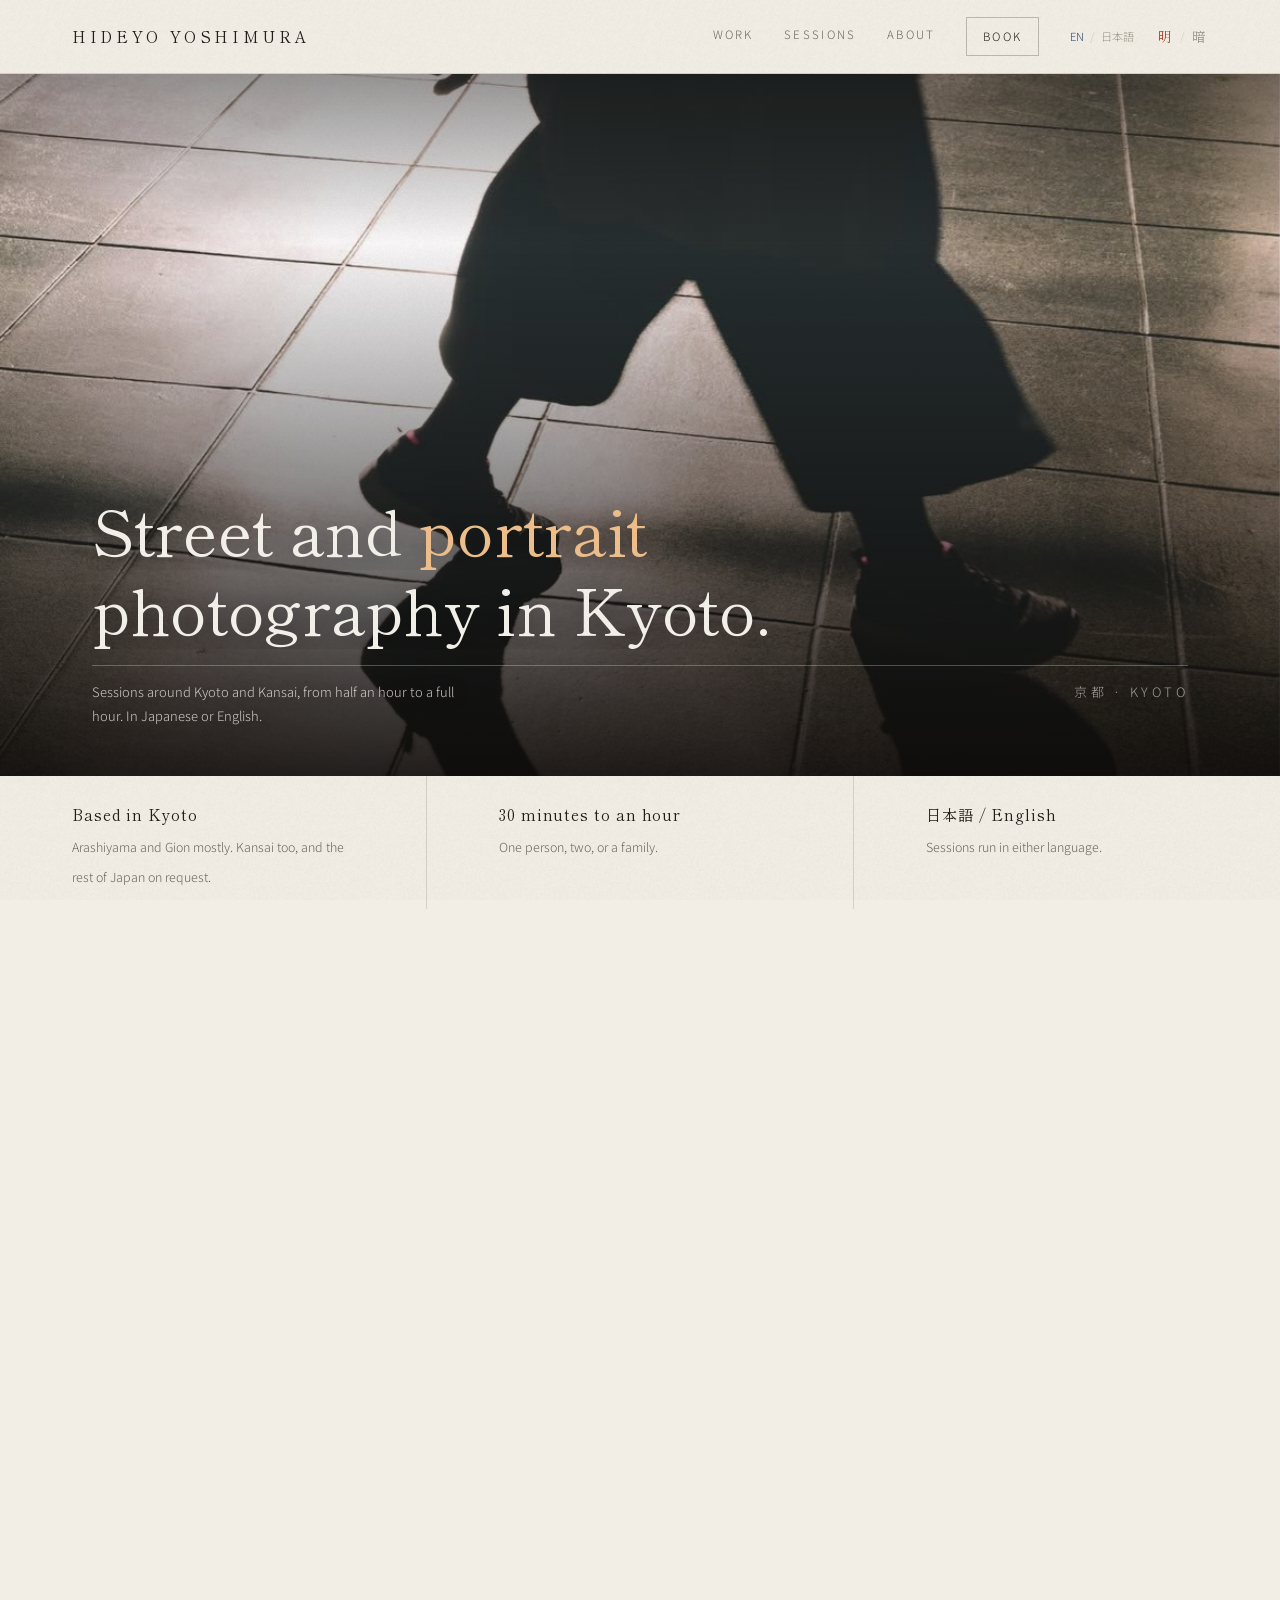
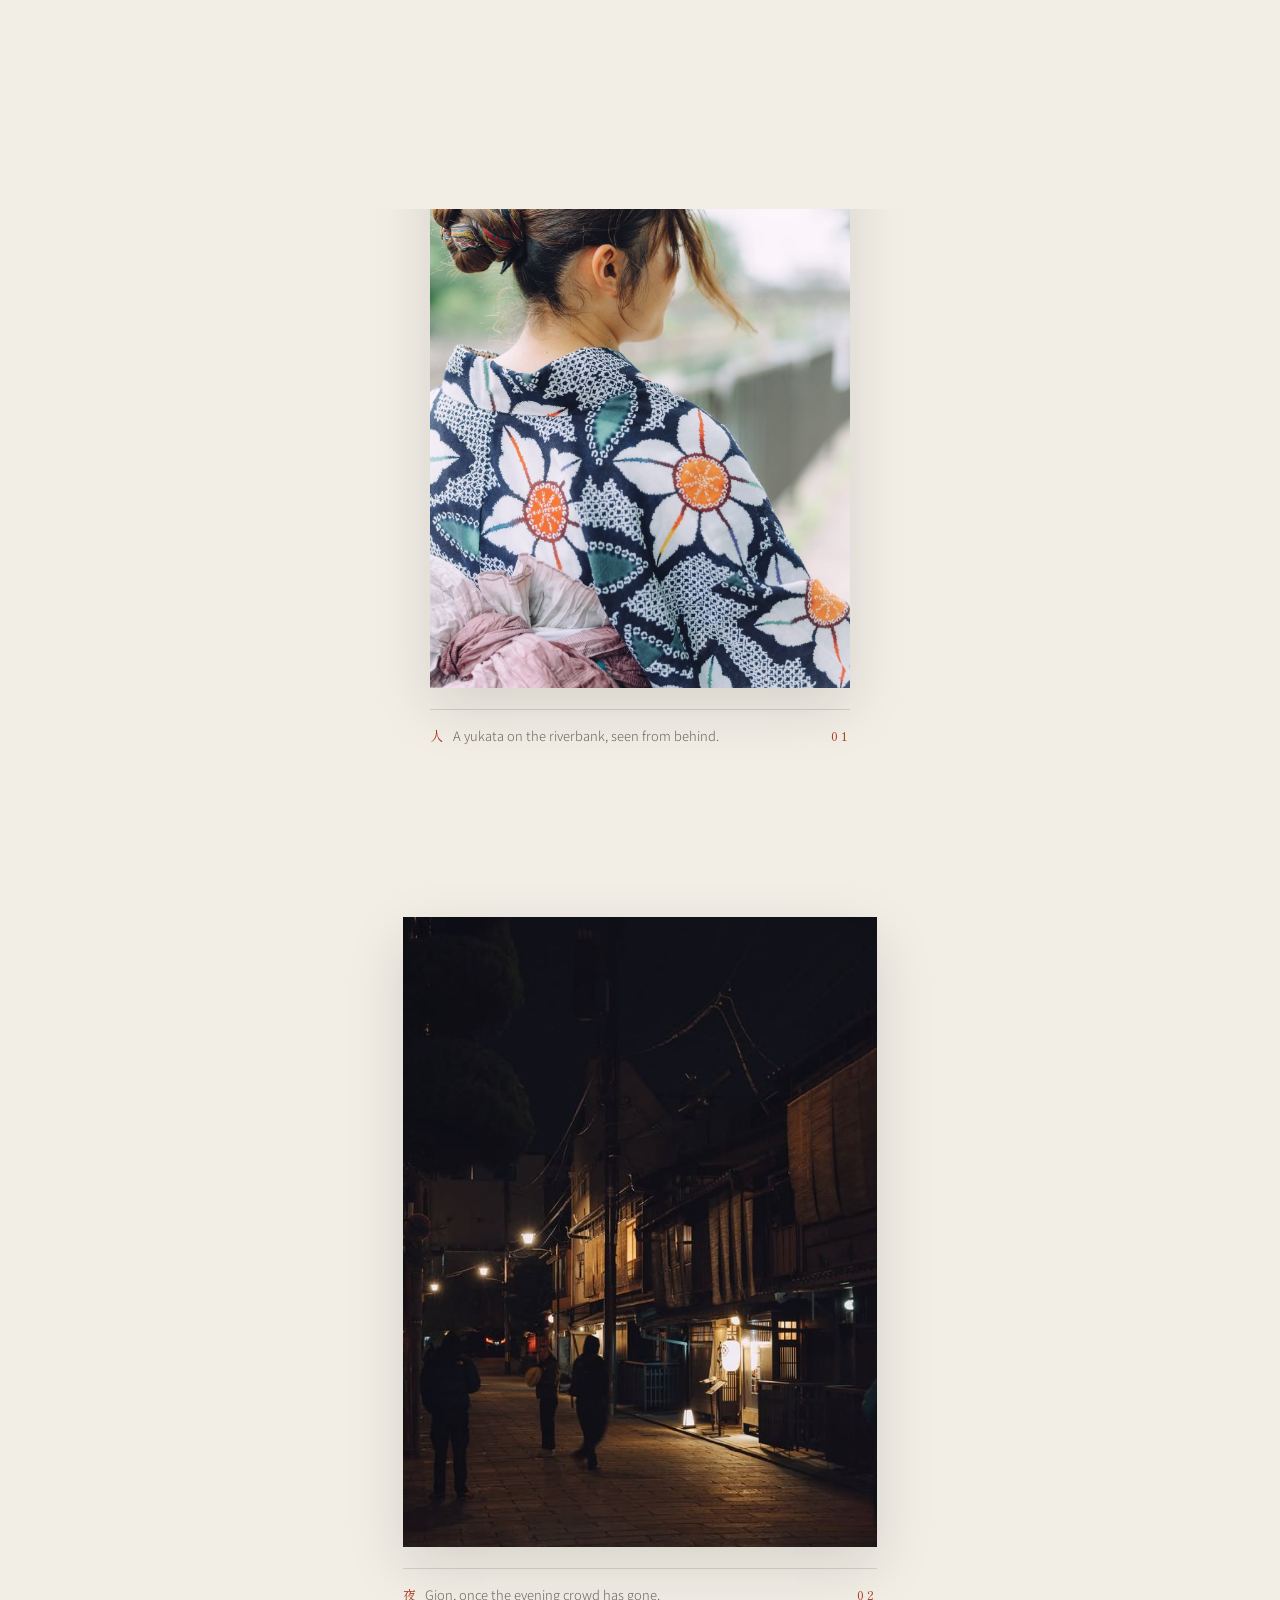
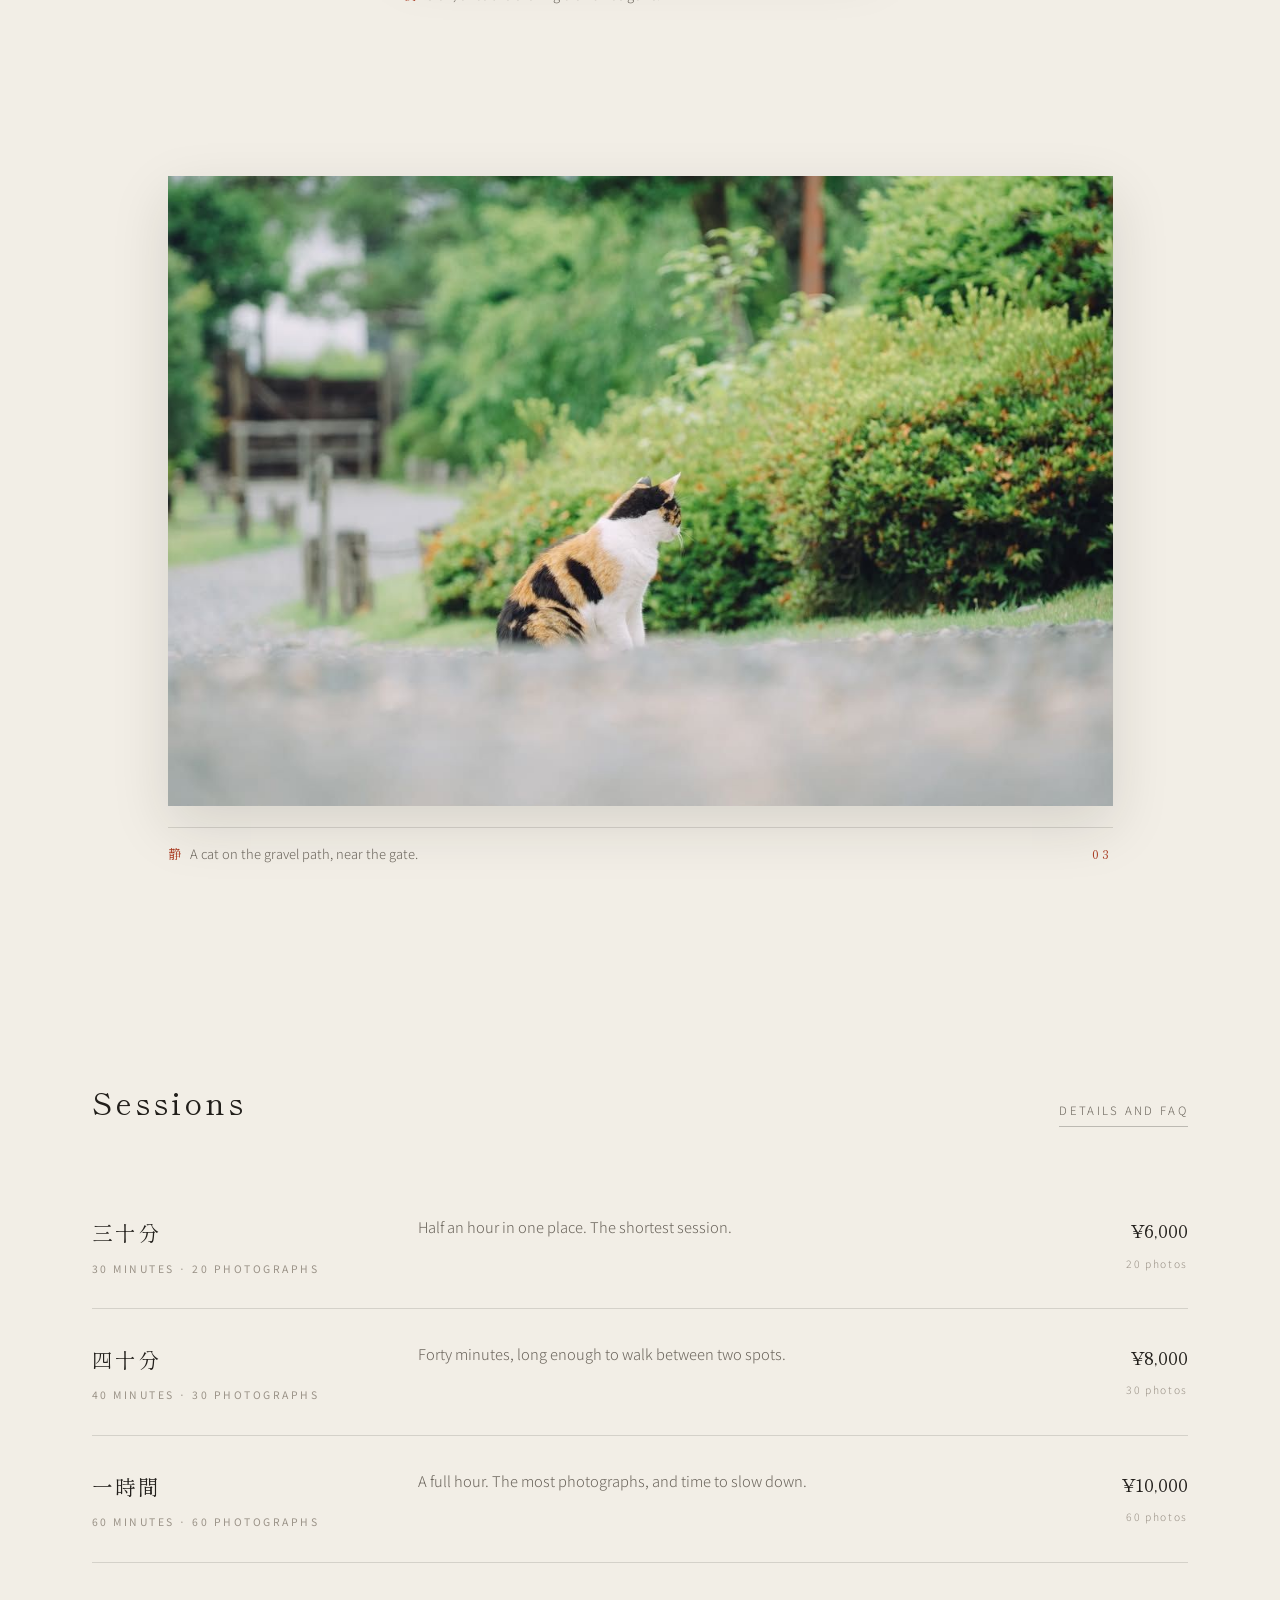
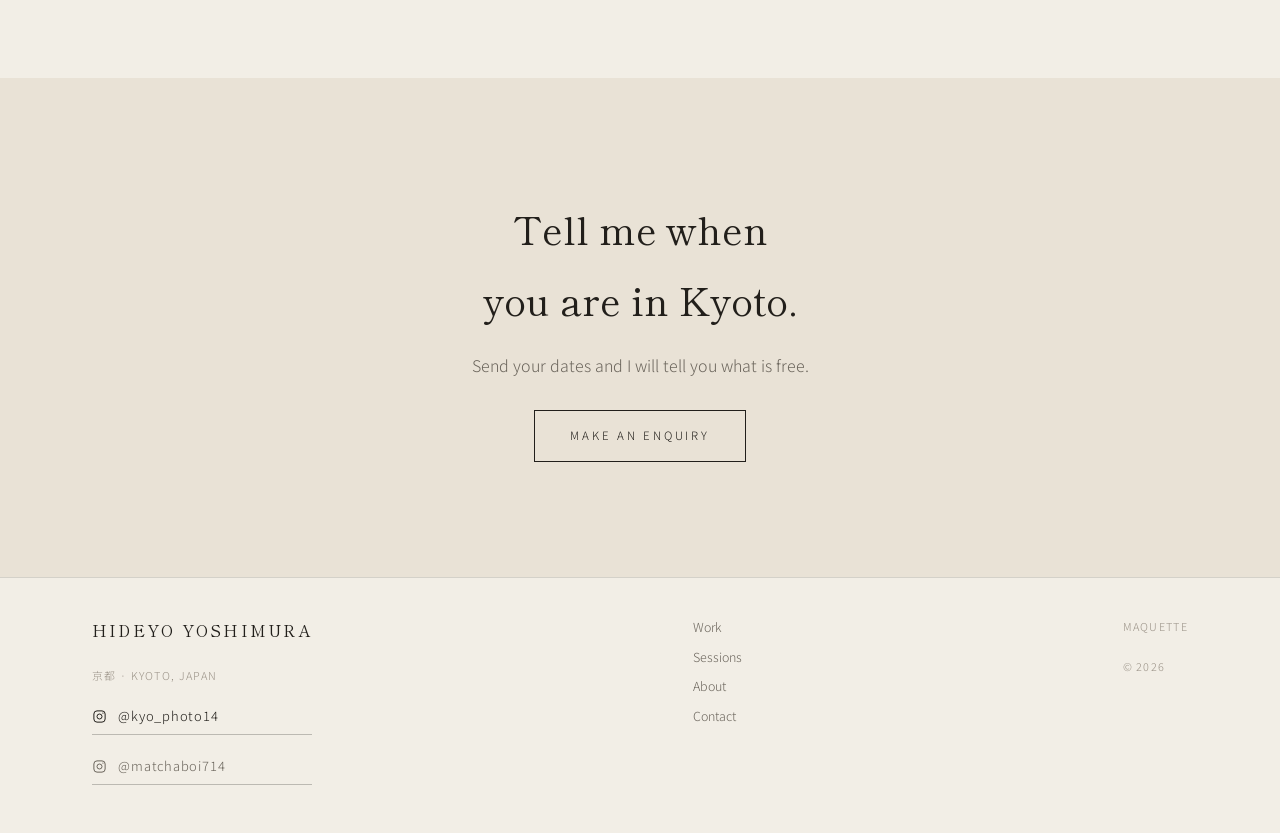
<file: index.html>
<!doctype html>
<html lang="en">
  <head>
    <meta charset="utf-8">
    <meta name="viewport" content="width=device-width,initial-scale=1">
    <title>Hideyo Yoshimura — Photographer in Kyoto</title>
    <meta name="description" content="Hideyo Yoshimura photographs people in Kyoto: street and portrait sessions around Arashiyama and Gion, 30 to 60 minutes, from ¥6,000. In Japanese or English.">
    <meta property="og:type" content="website">
    <meta property="og:site_name" content="Hideyo Yoshimura">
    <meta property="og:title" content="Hideyo Yoshimura — Photographer in Kyoto">
    <meta property="og:description" content="Hideyo Yoshimura photographs people in Kyoto: street and portrait sessions around Arashiyama and Gion, 30 to 60 minutes, from ¥6,000. In Japanese or English.">
    <meta property="og:image" content="https://VOTRE-DOMAINE.com/assets/yukata.jpg">
    <meta property="og:locale" content="en">
    <meta property="og:locale:alternate" content="ja_JP">
    <meta name="twitter:card" content="summary_large_image">
    <meta name="theme-color" content="#F2EEE6">
    <script type="application/ld+json">{"@context": "https://schema.org", "@type": "ProfessionalService", "@id": "https://VOTRE-DOMAINE.com/#business", "name": "Hideyo Yoshimura Photography", "description": "Street and portrait photography sessions in Kyoto and the Kansai region.", "url": "https://VOTRE-DOMAINE.com", "image": "https://VOTRE-DOMAINE.com/assets/yukata.jpg", "email": "ADRESSE-DE-HIDEYO@example.com", "priceRange": "¥6,000-¥10,000", "areaServed": [{"@type": "City", "name": "Kyoto"}, {"@type": "City", "name": "Osaka"}, {"@type": "City", "name": "Nara"}, {"@type": "City", "name": "Kobe"}, {"@type": "Country", "name": "Japan"}], "address": {"@type": "PostalAddress", "addressLocality": "Kyoto", "addressRegion": "Kyoto", "addressCountry": "JP"}, "availableLanguage": ["ja", "en"], "sameAs": ["https://www.instagram.com/kyo_photo14/", "https://www.instagram.com/matchaboi714/"], "founder": {"@type": "Person", "name": "Hideyo Yoshimura", "jobTitle": "Photographer"}, "makesOffer": [{"@type": "Offer", "name": "30 minutes, 20 photographs", "price": "6000", "priceCurrency": "JPY"}, {"@type": "Offer", "name": "40 minutes, 30 photographs", "price": "8000", "priceCurrency": "JPY"}, {"@type": "Offer", "name": "60 minutes, 60 photographs", "price": "10000", "priceCurrency": "JPY"}]}</script>
    <link rel="preconnect" href="https://fonts.googleapis.com">
    <link rel="preconnect" href="https://fonts.gstatic.com" crossorigin>
    <link rel="stylesheet" href="https://fonts.googleapis.com/css2?family=Shippori+Mincho+B1:wght@400;500&family=Noto+Sans+JP:wght@200;300;400&display=swap">
    <link rel="stylesheet" href="style.css"></head>
    <body>
      <div class="grain" aria-hidden="true"></div>
      <div class="wipe" id="wipe" aria-hidden="true"></div>
      <header class="bar">
        <div class="bar-in"><a class="mark" href="index.html" data-goto="home"><b>Hideyo Yoshimura</b></a>
          <div class="bar-right">
            <nav class="barnav"><a class="" href="work.html" data-goto="work" data-ja="作品">Work</a><a class="" href="sessions.html" data-goto="sessions" data-ja="撮影">Sessions</a><a class="" href="about.html" data-goto="about" data-ja="写真家について">About</a><a class="cta" href="contact.html" data-goto="contact" data-ja="ご依頼">Book</a></nav>
            <span class="toggles"><span class="lang">
            <button type="button" data-set="en" aria-pressed="true">EN</button>
            <i>/</i>
            <button type="button" data-set="ja" aria-pressed="false">日本語</button>
          </span><span class="skin" role="group" aria-label="Theme">
          <button type="button" data-skin="light" aria-pressed="true" title="Light">明</button>
          <i>/</i>
          <button type="button" data-skin="dark" aria-pressed="false" title="Dark">暗</button>
        </span></span></div>
      </div>
    </header>
    <section class="hero">
      <div class="frame">
        <div class="ph"><img src="assets/shadow.jpg" fetchpriority="high" alt="Late afternoon light across a tiled pavement in Kyoto" loading="eager" decoding="async"></div>
      </div>
      <div class="wrap heroText">
        <h1 data-ja="<span class='ln'><span>京都で、スナップと</span></span><span class='ln'><span><em>ポートレート</em>を撮っています。</span></span>"><span class="ln"><span>Street and <em>portrait</em></span></span><span class="ln"><span>photography in Kyoto.</span></span></h1>
        <div class="heroSub">
          <p data-ja="京都・関西でのスナップ撮影。30分から1時間まで。日本語と英語で対応しています。">Sessions around Kyoto and Kansai, from half an hour to a full hour. In Japanese or English.</p>
          <p class="label">京都 · Kyoto</p>
        </div>
      </div>
    </section>
    <div class="strip">
      <div><b data-ja="京都在住">Based in Kyoto</b><span data-ja="主に嵐山と祇園。関西一円、そして日本全国も。">Arashiyama and Gion mostly. Kansai too, and the rest of Japan on request.</span></div>
      <div><b data-ja="30分から1時間">30 minutes to an hour</b><span data-ja="お一人、お二人、ご家族。">One person, two, or a family.</span></div>
      <div><b data-ja="日本語 / English">日本語 / English</b><span data-ja="どちらでも対応します。">Sessions run in either language.</span></div>
    </div>
    <section class="statement">
      <div class="wrap grid">
        <div class="kanjiwrap">
          <p class="kanji">京都</p>
          <span class="label">Kyoto</span></div>
          <div>
            <p class="lead" data-ja="ほとんどの写真は、歩きながら撮っています。">Most of these photographs were taken on foot.</p>
            <p data-ja="街、祭り、夜の静かな路地、そしてポートレート。京都に住んでいるので、どの季節にどこがきれいか、何時に人が減るかを知っています。撮影もその知識をもとに組み立てます。">Streets, festivals, quiet lanes at night, and portraits. Living here means knowing which places are worth it in which season, and what time of day the crowds thin out. Sessions are built around that.</p>
            <p><a class="more" href="about.html" data-goto="about" data-ja="私について">More about me</a></p>
          </div>
        </div>
      </section>
      <section class="sec">
        <div class="wrap">
          <div class="sec-head">
            <h2 data-ja="主な作品">Selected work</h2>
            <a class="more" href="work.html" data-goto="work" data-ja="すべて見る">All series</a></div>
            <figure class="plate" style="--r:0.666">
              <div class="ph"><img src="assets/yukata.jpg" alt="A yukata on the riverbank, seen from behind." loading="lazy" decoding="async"></div>
              <figcaption class="meta">
                <p><span class="ser">人</span><span data-ja="川辺の浴衣。うしろ姿。">A yukata on the riverbank, seen from behind.</span></p>
                <p class="idx">01</p>
              </figcaption>
            </figure>
            <figure class="plate" style="--r:0.753">
              <div class="ph"><img src="assets/gionnight.jpg" alt="Gion, once the evening crowd has gone." loading="lazy" decoding="async"></div>
              <figcaption class="meta">
                <p><span class="ser">夜</span><span data-ja="祇園、人が引けたあと。">Gion, once the evening crowd has gone.</span></p>
                <p class="idx">02</p>
              </figcaption>
            </figure>
            <figure class="plate" style="--r:1.500">
              <div class="ph"><img src="assets/neko.jpg" alt="A cat on the gravel path, near the gate." loading="lazy" decoding="async"></div>
              <figcaption class="meta">
                <p><span class="ser">静</span><span data-ja="砂利道の猫。門のそば。">A cat on the gravel path, near the gate.</span></p>
                <p class="idx">03</p>
              </figcaption>
            </figure>
          </div>
        </section>
        <section class="sec" style="padding-top:0">
          <div class="wrap">
            <div class="sec-head">
              <h2 data-ja="撮影プラン">Sessions</h2>
              <a class="more" href="sessions.html" data-goto="sessions" data-ja="詳細とよくあるご質問">Details and FAQ</a></div>
              <div class="plans">
                <div class="plan">
                  <h3>三十分<small>30 minutes · 20 photographs</small></h3>
                  <div class="body">
                    <p data-ja="30分。一つの場所で。いちばん短いプランです。">Half an hour in one place. The shortest session.</p>
                  </div>
                  <p class="price">¥6,000<small>20 photos</small></p>
                </div>
                <div class="plan">
                  <h3>四十分<small>40 minutes · 30 photographs</small></h3>
                  <div class="body">
                    <p data-ja="40分。二つの場所を歩ける長さです。">Forty minutes, long enough to walk between two spots.</p>
                  </div>
                  <p class="price">¥8,000<small>30 photos</small></p>
                </div>
                <div class="plan">
                  <h3>一時間<small>60 minutes · 60 photographs</small></h3>
                  <div class="body">
                    <p data-ja="1時間。枚数がいちばん多く、ゆっくり撮れます。">A full hour. The most photographs, and time to slow down.</p>
                  </div>
                  <p class="price">¥10,000<small>60 photos</small></p>
                </div>
              </div>
            </div>
          </section>
          <section class="band">
            <div class="wrap">
              <h2 data-ja="京都にいらっしゃる日程を教えてください。">Tell me when you are in Kyoto.</h2>
              <p data-ja="日程を送っていただければ、空き状況をお知らせします。">Send your dates and I will tell you what is free.</p>
              <a href="contact.html" data-goto="contact" data-ja="ご依頼フォームへ">Make an enquiry</a></div>
            </section>
            <div class="lb" id="lightbox" hidden>
              <div class="stage" role="img" aria-label="Photograph"></div>
              <div class="bar2">
                <p class="cap"></p>
                <div class="ctrls">
                  <button type="button" data-lb="prev">&#8592; Prev</button>
                  <button type="button" data-lb="next">Next &#8594;</button>
                  <button type="button" data-lb="close">Close</button>
                </div>
              </div>
            </div>
            <footer>
              <div class="wrap foot">
                <div class="stack">
                  <p class="mincho" style="font-size:1rem;letter-spacing:.14em">HIDEYO YOSHIMURA</p>
                  <p class="fine">京都 · Kyoto, Japan</p>
                  <a class="ig" href="https://www.instagram.com/kyo_photo14/" target="_blank" rel="noopener"><svg viewBox="0 0 24 24" fill="none" stroke="currentColor" stroke-width="1.6" aria-hidden="true"><rect x="3" y="3" width="18" height="18" rx="5"/><circle cx="12" cy="12" r="4"/><circle cx="17.5" cy="6.5" r="1" fill="currentColor" stroke="none"/></svg><span>@kyo_photo14</span></a><a class="ig" href="https://www.instagram.com/matchaboi714/" target="_blank" rel="noopener" style="color:var(--mute)"><svg viewBox="0 0 24 24" fill="none" stroke="currentColor" stroke-width="1.6" aria-hidden="true"><rect x="3" y="3" width="18" height="18" rx="5"/><circle cx="12" cy="12" r="4"/><circle cx="17.5" cy="6.5" r="1" fill="currentColor" stroke="none"/></svg><span>@matchaboi714</span></a></div>
                  <nav><a href="work.html" data-goto="work" data-ja="作品">Work</a><a href="sessions.html" data-goto="sessions" data-ja="撮影プラン">Sessions</a><a href="about.html" data-goto="about" data-ja="写真家について">About</a><a href="contact.html" data-goto="contact" data-ja="ご依頼">Contact</a></nav>
                  <div class="stack">
                    <p class="fine">Maquette</p>
                    <p class="fine" style="color:var(--dim)">© 2026</p>
                  </div>
                </div>
              </footer>
              <script src="site.js"></script>
            </body>
          </html>
</file>
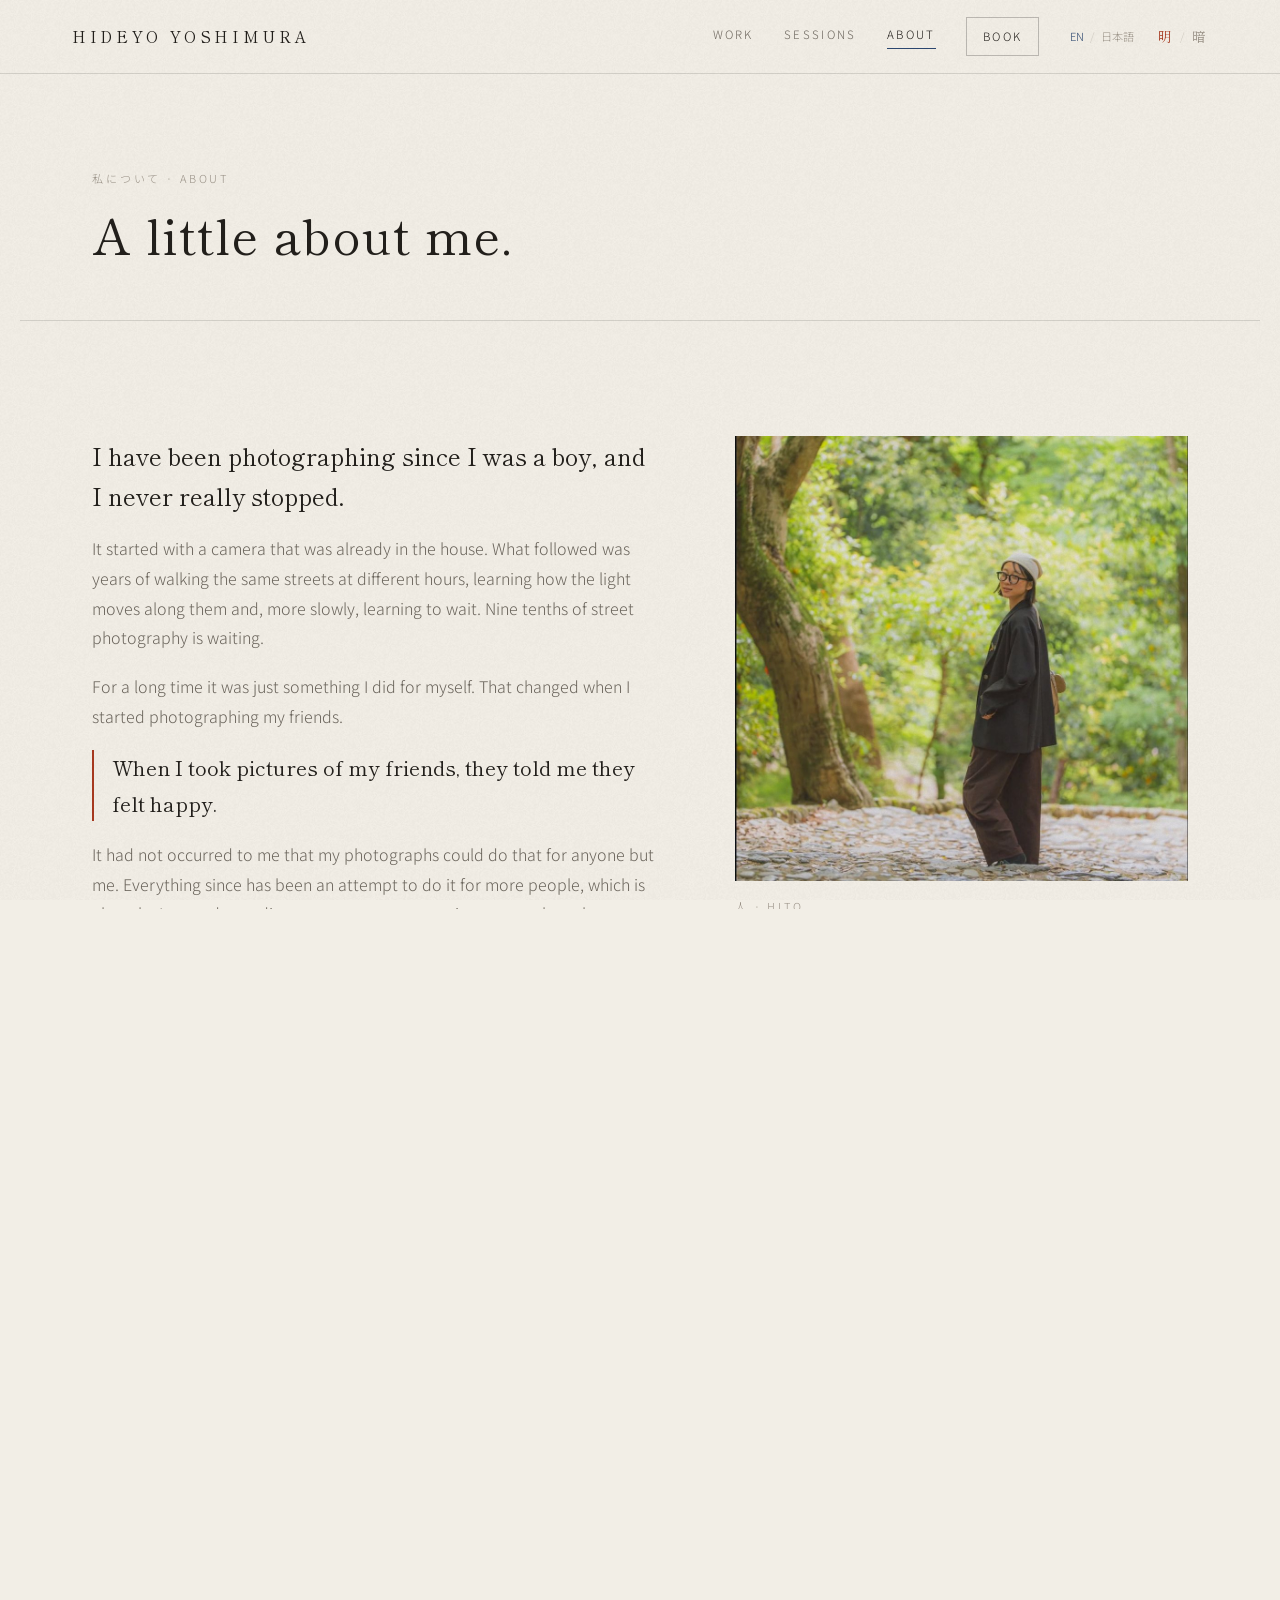
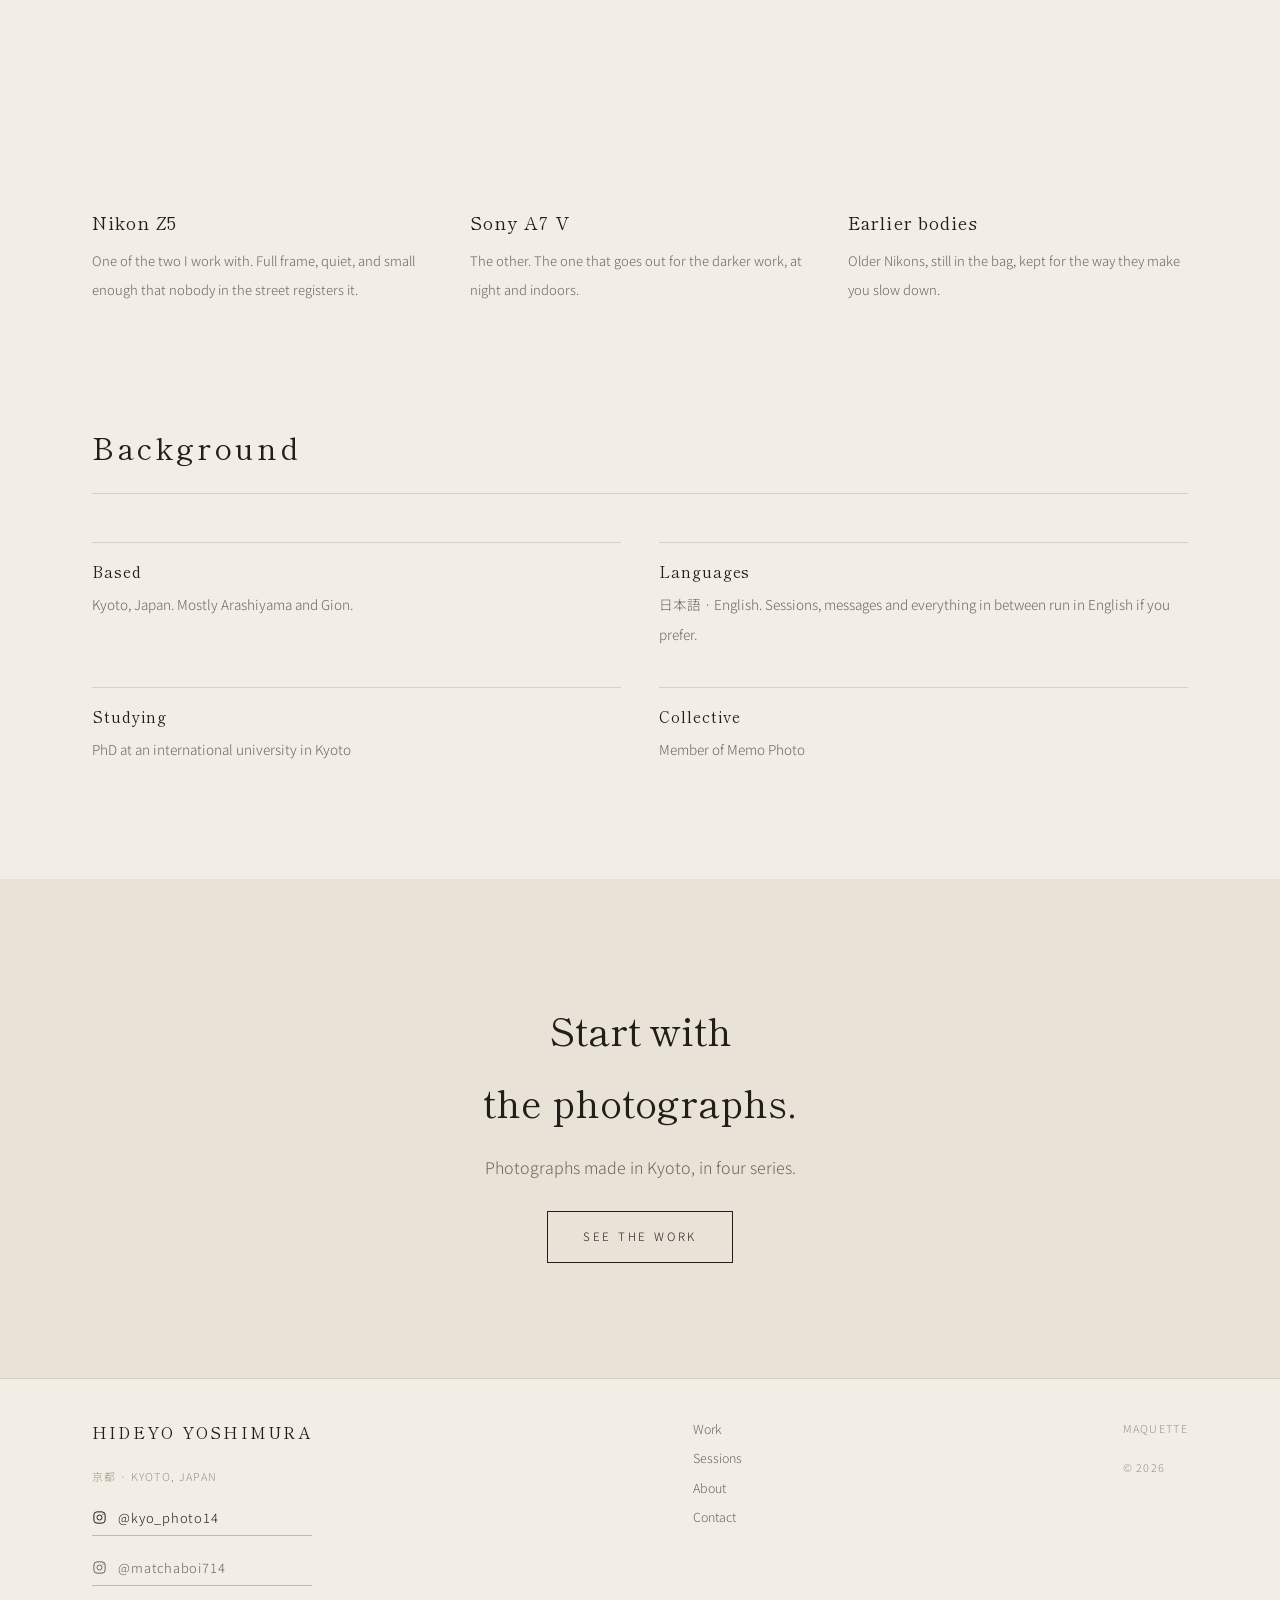
<file: about (1).html>
<!doctype html>
<html lang="en">
  <head>
    <meta charset="utf-8">
    <meta name="viewport" content="width=device-width,initial-scale=1">
    <title>About — Hideyo Yoshimura</title>
    <meta name="description" content="Hideyo Yoshimura, photographer in Kyoto and PhD student at an international university there. Why he photographs people, where he works, and the cameras he uses.">
    <meta property="og:type" content="website">
    <meta property="og:site_name" content="Hideyo Yoshimura">
    <meta property="og:title" content="About — Hideyo Yoshimura">
    <meta property="og:description" content="Hideyo Yoshimura, photographer in Kyoto and PhD student at an international university there. Why he photographs people, where he works, and the cameras he uses.">
    <meta property="og:image" content="https://VOTRE-DOMAINE.com/assets/yukata.jpg">
    <meta property="og:locale" content="en">
    <meta property="og:locale:alternate" content="ja_JP">
    <meta name="twitter:card" content="summary_large_image">
    <meta name="theme-color" content="#F2EEE6">
    <script type="application/ld+json">{"@context": "https://schema.org", "@type": "ProfessionalService", "@id": "https://VOTRE-DOMAINE.com/#business", "name": "Hideyo Yoshimura Photography", "description": "Street and portrait photography sessions in Kyoto and the Kansai region.", "url": "https://VOTRE-DOMAINE.com", "image": "https://VOTRE-DOMAINE.com/assets/yukata.jpg", "email": "ADRESSE-DE-HIDEYO@example.com", "priceRange": "¥6,000-¥10,000", "areaServed": [{"@type": "City", "name": "Kyoto"}, {"@type": "City", "name": "Osaka"}, {"@type": "City", "name": "Nara"}, {"@type": "City", "name": "Kobe"}, {"@type": "Country", "name": "Japan"}], "address": {"@type": "PostalAddress", "addressLocality": "Kyoto", "addressRegion": "Kyoto", "addressCountry": "JP"}, "availableLanguage": ["ja", "en"], "sameAs": ["https://www.instagram.com/kyo_photo14/", "https://www.instagram.com/matchaboi714/"], "founder": {"@type": "Person", "name": "Hideyo Yoshimura", "jobTitle": "Photographer"}, "makesOffer": [{"@type": "Offer", "name": "30 minutes, 20 photographs", "price": "6000", "priceCurrency": "JPY"}, {"@type": "Offer", "name": "40 minutes, 30 photographs", "price": "8000", "priceCurrency": "JPY"}, {"@type": "Offer", "name": "60 minutes, 60 photographs", "price": "10000", "priceCurrency": "JPY"}]}</script>
    <link rel="preconnect" href="https://fonts.googleapis.com">
    <link rel="preconnect" href="https://fonts.gstatic.com" crossorigin>
    <link rel="stylesheet" href="https://fonts.googleapis.com/css2?family=Shippori+Mincho+B1:wght@400;500&family=Noto+Sans+JP:wght@200;300;400&display=swap">
    <link rel="stylesheet" href="style.css"></head>
    <body>
      <div class="grain" aria-hidden="true"></div>
      <div class="wipe" id="wipe" aria-hidden="true"></div>
      <header class="bar">
        <div class="bar-in"><a class="mark" href="index.html" data-goto="home"><b>Hideyo Yoshimura</b></a>
          <div class="bar-right">
            <nav class="barnav"><a class="" href="work.html" data-goto="work" data-ja="作品">Work</a><a class="" href="sessions.html" data-goto="sessions" data-ja="撮影">Sessions</a><a class="on" href="about.html" data-goto="about" data-ja="写真家について">About</a><a class="cta" href="contact.html" data-goto="contact" data-ja="ご依頼">Book</a></nav>
            <span class="toggles"><span class="lang">
            <button type="button" data-set="en" aria-pressed="true">EN</button>
            <i>/</i>
            <button type="button" data-set="ja" aria-pressed="false">日本語</button>
          </span><span class="skin" role="group" aria-label="Theme">
          <button type="button" data-skin="light" aria-pressed="true" title="Light">明</button>
          <i>/</i>
          <button type="button" data-skin="dark" aria-pressed="false" title="Dark">暗</button>
        </span></span></div>
      </div>
    </header>
    <div class="wrap pagehead">
      <span class="label">私について · About</span>
      <h1 data-ja="私について。">A little about me.</h1>
    </div>
    <section class="sec">
      <div class="wrap split wide-left">
        <div class="stack">
          <p class="mincho" style="font-size:clamp(1.15rem,2.2vw,1.5rem);line-height:1.65"
            data-ja="子どもの頃から写真を撮っていて、結局一度もやめていません。">
            I have been photographing since I was a boy, and I never really stopped.</p>
            <p style="color:var(--mute)" data-ja="始まりは家にあったカメラでした。そこから何年も、同じ通りを違う時間に歩き、光が変わるのを覚え、待つことを覚えました。街の写真の九割は、待っている時間です。">
              It started with a camera that was already in the house. What followed was years of walking the same streets at different hours, learning how the light moves along them and, more slowly, learning to wait. Nine tenths of street photography is waiting.</p>
              <p style="color:var(--mute)" data-ja="長いあいだ、それは自分だけの楽しみでした。変わったのは、友人たちを撮りはじめたときです。">
                For a long time it was just something I did for myself. That changed when I started photographing my friends.</p>
                <p class="mincho" style="font-size:clamp(1.05rem,2vw,1.3rem);line-height:1.7;color:var(--bone);border-left:2px solid var(--seal);padding-left:1.1rem"
                  data-ja="友人を撮ったら、うれしいと言ってくれたんです。">
                  When I took pictures of my friends, they told me they felt happy.</p>
                  <p style="color:var(--mute)" data-ja="自分の写真が誰かを喜ばせるとは思っていませんでした。そこからは、より多くの人に同じ思いをしてもらうために撮っています。機材にお金をかけ始めたのもそのためです。見えたものを、そのままお渡しできるように。">
                    It had not occurred to me that my photographs could do that for anyone but me. Everything since has been an attempt to do it for more people, which is also why I started spending money on proper equipment: so that what comes back to you looks like what I actually saw.</p>
                    <p style="color:var(--mute)" data-ja="現在は京都の国際系大学で博士課程に在籍。撮影は主に嵐山と祇園。この二つは、時間ごとの表情まで知っている場所です。写真家の集まり Memo Photo にも所属しています。">
                      I am a PhD student at an international university in Kyoto. Most of my photographs are made around Arashiyama and Gion, and those are the two places I know hour by hour. I also work with Memo Photo, a group of photographers.</p>
                    </div>
                    <div class="portrait">
                      <div class="ph"><img src="assets/portrait.jpg" alt="Portrait made during a walk in Kyoto" loading="lazy" decoding="async"></div>
                      <p class="label" style="margin-top:.9rem">人 · Hito</p>
                    </div>
                  </div>
                </section>
                <section class="sec">
                  <div class="wrap">
                    <div class="sec-head">
                      <h2 data-ja="撮影について">How I work</h2>
                    </div>
                    <div class="split">
                      <div class="stack">
                        <p style="color:var(--mute)" data-ja="撮影はほとんどが散歩です。地域を選んでいただくか、季節と時間帯に合わせてこちらから提案します。写真は決められたポーズではなく、その散歩の中から生まれます。">
                          Most sessions are simply a walk. You pick a neighbourhood, or I suggest one based on the season and the hour, and the photographs come out of the walk itself rather than a list of poses agreed in advance.</p>
                        </div>
                        <div class="stack">
                          <p style="color:var(--mute)" data-ja="きちんとしたポートレートをご希望の場合も問題ありません。事前にお知らせいただければ、その時間を確保します。ご許可なしに写真を公開することはありません。">
                            If you would like proper portraits as well, that is no problem: say so beforehand and part of the session is set aside for them. Nothing is published anywhere without your permission, which I ask for at the time of booking.</p>
                          </div>
                        </div>
                      </div>
                    </section>
                    <section class="sec" style="padding-top:0">
                      <div class="wrap">
                        <div class="sec-head">
                          <h2 data-ja="機材">Cameras</h2>
                          <span class="label">Nikon · Sony</span></div>
                          <div class="gear">
                            <div class="g"><b>Nikon Z5</b><span data-ja="二台のうちの一台。フルサイズ、静かで、街では誰にも気づかれません。">One of the two I work with. Full frame, quiet, and small enough that nobody in the street registers it.</span></div>
                            <div class="g"><b>Sony A7 V</b><span data-ja="もう一台。夜や屋内など、暗い場所の撮影に持ち出します。">The other. The one that goes out for the darker work, at night and indoors.</span></div>
                            <div class="g"><b data-ja="それ以前の機材">Earlier bodies</b><span data-ja="ニコンの旧型。今も鞄の中にあります。ゆっくり撮らせてくれるからです。">Older Nikons, still in the bag, kept for the way they make you slow down.</span></div>
                          </div>
                        </div>
                      </section>
                      <section class="sec" style="padding-top:0">
                        <div class="wrap">
                          <div class="sec-head">
                            <h2 data-ja="略歴">Background</h2>
                          </div>
                          <div style="display:grid;grid-template-columns:repeat(2,1fr);gap:clamp(1.2rem,3vw,2.5rem)">
                            <div class="deet"><b data-ja="拠点">Based</b><span data-ja="京都。主に嵐山と祇園。">Kyoto, Japan. Mostly Arashiyama and Gion.</span></div>
                            <div class="deet"><b data-ja="言語">Languages</b><span data-ja="日本語・英語。撮影中のやりとりも英語で問題ありません。">日本語 · English. Sessions, messages and everything in between run in English if you prefer.</span></div>
                            <div class="deet"><b data-ja="学び">Studying</b><span data-ja="京都の国際系大学で博士課程">PhD at an international university in Kyoto</span></div>
                            <div class="deet"><b data-ja="所属">Collective</b><span data-ja="Memo Photo に所属">Member of Memo Photo</span></div>
                          </div>
                        </div>
                      </section>
                      <section class="band">
                        <div class="wrap">
                          <h2 data-ja="作品をご覧ください。">Start with the photographs.</h2>
                          <p data-ja="京都で撮った写真、四つのシリーズ。">Photographs made in Kyoto, in four series.</p>
                          <a href="work.html" data-goto="work" data-ja="作品を見る">See the work</a>
                        </div>
                      </section>
                      <div class="lb" id="lightbox" hidden>
                        <div class="stage" role="img" aria-label="Photograph"></div>
                        <div class="bar2">
                          <p class="cap"></p>
                          <div class="ctrls">
                            <button type="button" data-lb="prev">&#8592; Prev</button>
                            <button type="button" data-lb="next">Next &#8594;</button>
                            <button type="button" data-lb="close">Close</button>
                          </div>
                        </div>
                      </div>
                      <footer>
                        <div class="wrap foot">
                          <div class="stack">
                            <p class="mincho" style="font-size:1rem;letter-spacing:.14em">HIDEYO YOSHIMURA</p>
                            <p class="fine">京都 · Kyoto, Japan</p>
                            <a class="ig" href="https://www.instagram.com/kyo_photo14/" target="_blank" rel="noopener"><svg viewBox="0 0 24 24" fill="none" stroke="currentColor" stroke-width="1.6" aria-hidden="true"><rect x="3" y="3" width="18" height="18" rx="5"/><circle cx="12" cy="12" r="4"/><circle cx="17.5" cy="6.5" r="1" fill="currentColor" stroke="none"/></svg><span>@kyo_photo14</span></a><a class="ig" href="https://www.instagram.com/matchaboi714/" target="_blank" rel="noopener" style="color:var(--mute)"><svg viewBox="0 0 24 24" fill="none" stroke="currentColor" stroke-width="1.6" aria-hidden="true"><rect x="3" y="3" width="18" height="18" rx="5"/><circle cx="12" cy="12" r="4"/><circle cx="17.5" cy="6.5" r="1" fill="currentColor" stroke="none"/></svg><span>@matchaboi714</span></a></div>
                            <nav><a href="work.html" data-goto="work" data-ja="作品">Work</a><a href="sessions.html" data-goto="sessions" data-ja="撮影プラン">Sessions</a><a href="about.html" data-goto="about" data-ja="写真家について">About</a><a href="contact.html" data-goto="contact" data-ja="ご依頼">Contact</a></nav>
                            <div class="stack">
                              <p class="fine">Maquette</p>
                              <p class="fine" style="color:var(--dim)">© 2026</p>
                            </div>
                          </div>
                        </footer>
                        <script src="site.js"></script>
                      </body>
                    </html>
</file>
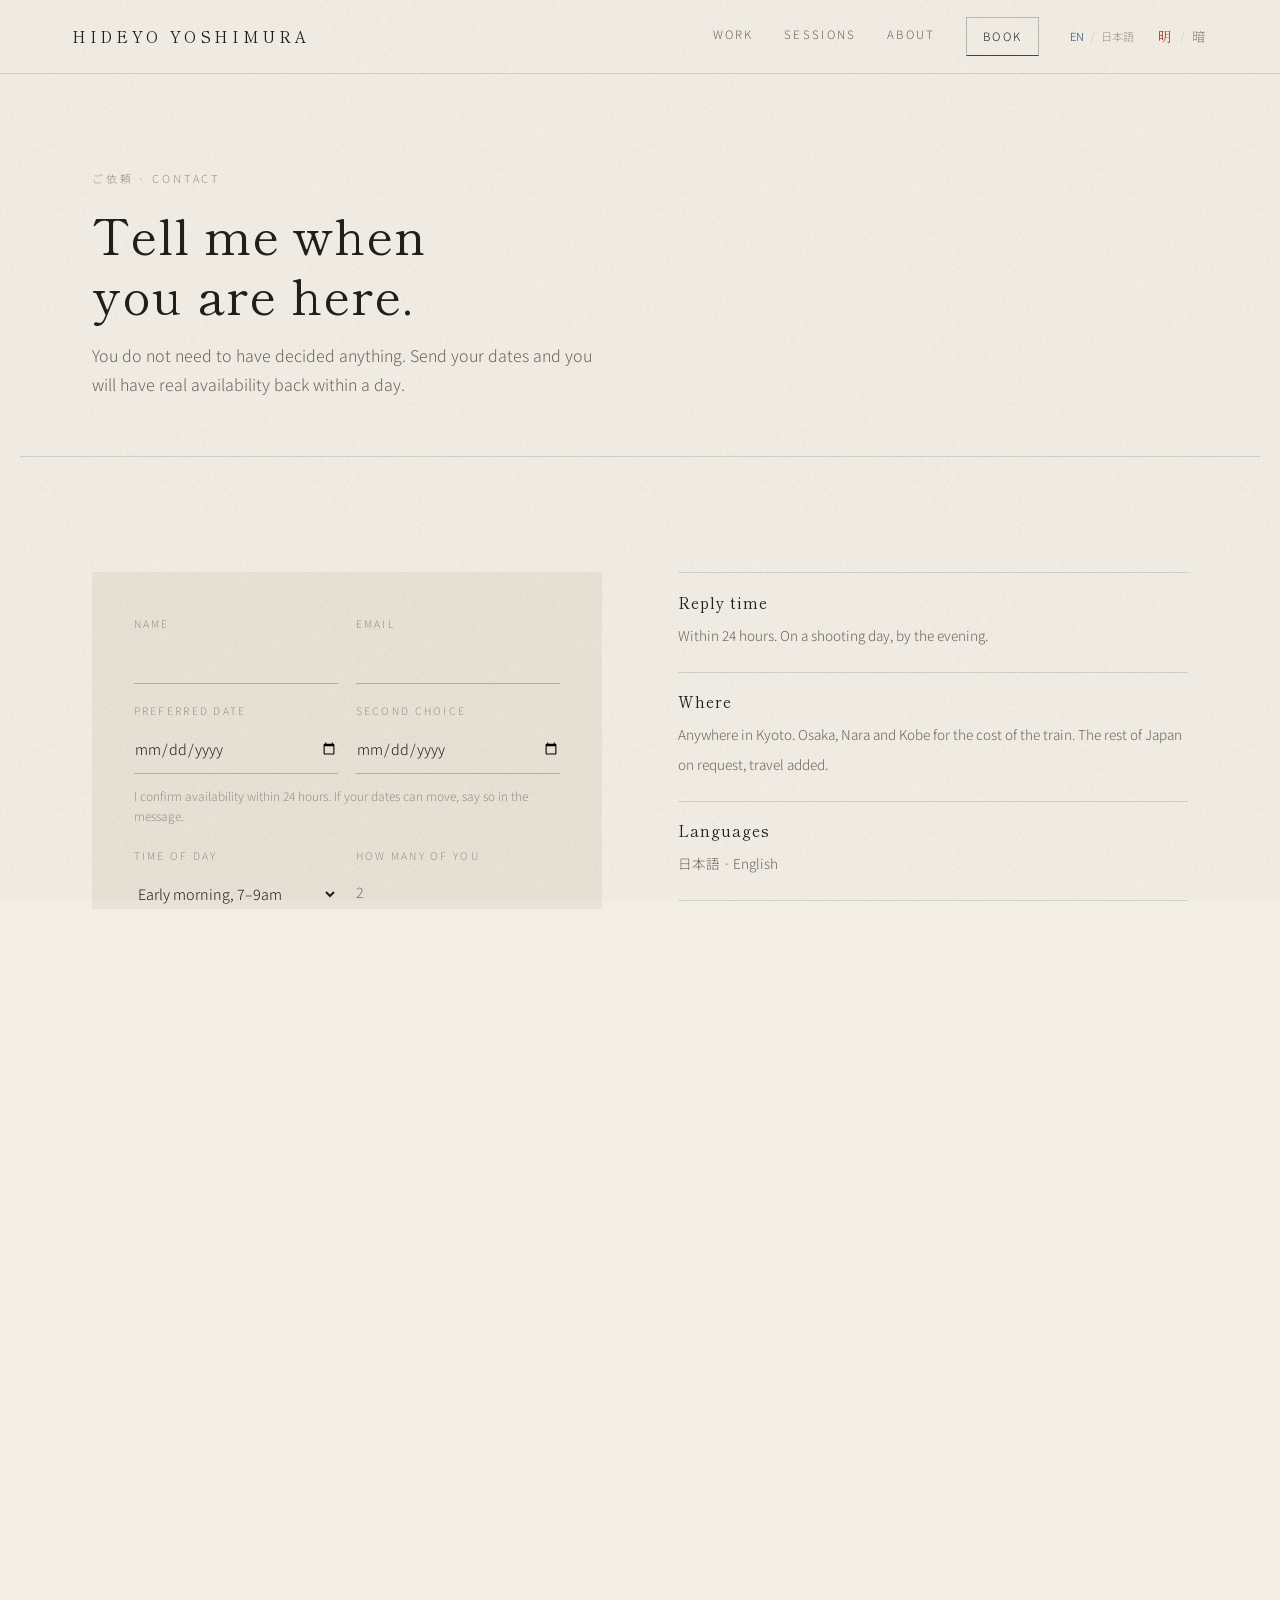
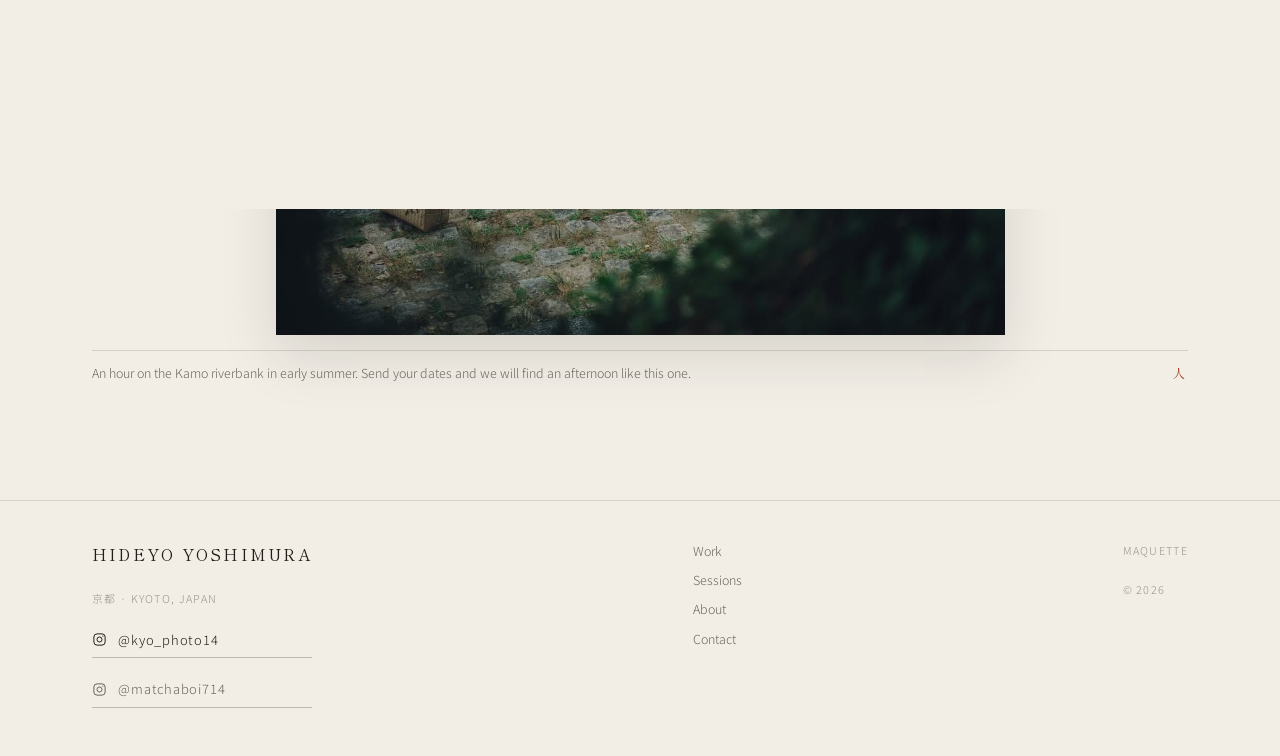
<file: contact.html>
<!doctype html>
<html lang="en">
  <head>
    <meta charset="utf-8">
    <meta name="viewport" content="width=device-width,initial-scale=1">
    <title>Contact — Hideyo Yoshimura</title>
    <meta name="description" content="Book a photo session in Kyoto with Hideyo Yoshimura. Send your dates and get real availability back within 24 hours, in Japanese or English.">
    <meta property="og:type" content="website">
    <meta property="og:site_name" content="Hideyo Yoshimura">
    <meta property="og:title" content="Contact — Hideyo Yoshimura">
    <meta property="og:description" content="Book a photo session in Kyoto with Hideyo Yoshimura. Send your dates and get real availability back within 24 hours, in Japanese or English.">
    <meta property="og:image" content="https://VOTRE-DOMAINE.com/assets/yukata.jpg">
    <meta property="og:locale" content="en">
    <meta property="og:locale:alternate" content="ja_JP">
    <meta name="twitter:card" content="summary_large_image">
    <meta name="theme-color" content="#F2EEE6">
    <script type="application/ld+json">{"@context": "https://schema.org", "@type": "ProfessionalService", "@id": "https://VOTRE-DOMAINE.com/#business", "name": "Hideyo Yoshimura Photography", "description": "Street and portrait photography sessions in Kyoto and the Kansai region.", "url": "https://VOTRE-DOMAINE.com", "image": "https://VOTRE-DOMAINE.com/assets/yukata.jpg", "email": "ADRESSE-DE-HIDEYO@example.com", "priceRange": "¥6,000-¥10,000", "areaServed": [{"@type": "City", "name": "Kyoto"}, {"@type": "City", "name": "Osaka"}, {"@type": "City", "name": "Nara"}, {"@type": "City", "name": "Kobe"}, {"@type": "Country", "name": "Japan"}], "address": {"@type": "PostalAddress", "addressLocality": "Kyoto", "addressRegion": "Kyoto", "addressCountry": "JP"}, "availableLanguage": ["ja", "en"], "sameAs": ["https://www.instagram.com/kyo_photo14/", "https://www.instagram.com/matchaboi714/"], "founder": {"@type": "Person", "name": "Hideyo Yoshimura", "jobTitle": "Photographer"}, "makesOffer": [{"@type": "Offer", "name": "30 minutes, 20 photographs", "price": "6000", "priceCurrency": "JPY"}, {"@type": "Offer", "name": "40 minutes, 30 photographs", "price": "8000", "priceCurrency": "JPY"}, {"@type": "Offer", "name": "60 minutes, 60 photographs", "price": "10000", "priceCurrency": "JPY"}]}</script>
    <link rel="preconnect" href="https://fonts.googleapis.com">
    <link rel="preconnect" href="https://fonts.gstatic.com" crossorigin>
    <link rel="stylesheet" href="https://fonts.googleapis.com/css2?family=Shippori+Mincho+B1:wght@400;500&family=Noto+Sans+JP:wght@200;300;400&display=swap">
    <link rel="stylesheet" href="style.css"></head>
    <body>
      <div class="grain" aria-hidden="true"></div>
      <div class="wipe" id="wipe" aria-hidden="true"></div>
      <header class="bar">
        <div class="bar-in"><a class="mark" href="index.html" data-goto="home"><b>Hideyo Yoshimura</b></a>
          <div class="bar-right">
            <nav class="barnav"><a class="" href="work.html" data-goto="work" data-ja="作品">Work</a><a class="" href="sessions.html" data-goto="sessions" data-ja="撮影">Sessions</a><a class="" href="about.html" data-goto="about" data-ja="写真家について">About</a><a class="cta on" href="contact.html" data-goto="contact" data-ja="ご依頼">Book</a></nav>
            <span class="toggles"><span class="lang">
            <button type="button" data-set="en" aria-pressed="true">EN</button>
            <i>/</i>
            <button type="button" data-set="ja" aria-pressed="false">日本語</button>
          </span><span class="skin" role="group" aria-label="Theme">
          <button type="button" data-skin="light" aria-pressed="true" title="Light">明</button>
          <i>/</i>
          <button type="button" data-skin="dark" aria-pressed="false" title="Dark">暗</button>
        </span></span></div>
      </div>
    </header>
    <div class="wrap pagehead"><span class="label">ご依頼 · Contact</span>
      <h1 data-ja="京都にいらっしゃる日程を教えてください。">Tell me when you are here.</h1>
      <p data-ja="決まっていなくても構いません。日程だけ送ってください。24時間以内に空き状況をお知らせします。">You do not need to have decided anything. Send your dates and you will have real availability back within a day.</p>
    </div>
    <section class="sec">
      <div class="wrap split">
        <div class="panel">
          <form id="enquiry">
            <div class="duo">
              <label class="field"><span data-ja="お名前">Name</span>
                <input type="text" name="name" autocomplete="name" required></label>
                <label class="field"><span data-ja="メール">Email</span>
                  <input type="email" name="email" autocomplete="email" required></label>
                </div>
                <div class="duo">
                  <label class="field"><span data-ja="第一希望日">Preferred date</span>
                    <input type="date" name="date1"></label>
                    <label class="field"><span data-ja="第二希望日">Second choice</span>
                      <input type="date" name="date2"></label>
                    </div>
                    <p class="hint" data-ja="空き状況は24時間以内にお知らせします。日程が動かせる場合はメッセージ欄にお書きください。">I confirm availability within 24 hours. If your dates can move, say so in the message.</p>
                    <div class="duo">
                      <label class="field"><span data-ja="時間帯">Time of day</span>
                        <select name="slot">
                          <option data-ja="朝 7時〜9時">Early morning, 7–9am</option>
                          <option data-ja="午前・午後">Late morning / afternoon</option>
                          <option data-ja="夕方 · 日没前">Golden hour, before sunset</option>
                          <option data-ja="夜 · 暗くなってから">After dark</option>
                          <option data-ja="おまかせ">You choose the best light</option>
                        </select>
                      </label>
                      <label class="field"><span data-ja="人数">How many of you</span>
                        <input type="text" name="people" placeholder="2"></label>
                      </div>
                      <label class="field"><span data-ja="撮影プラン">Session</span>
                        <select name="session">
                          <option>30 min · 20 photos — ¥6,000</option>
                          <option>40 min · 30 photos — ¥8,000</option>
                          <option>60 min · 60 photos — ¥10,000</option>
                          <option data-ja="未定">Not sure yet</option>
                        </select>
                      </label>
                      <label class="field"><span data-ja="お伝えしておきたいこと">Anything I should know</span>
                        <textarea name="message" placeholder="Where you would like to walk, who is coming, what you would rather avoid."></textarea>
                      </label>
                      <input type="text" name="company" tabindex="-1" autocomplete="off" class="pot" aria-hidden="true">
                      <div class="sendrow">
                        <button class="send" type="submit" data-ja="送信">Send enquiry</button>
                        <a class="send alt" id="mailLink" href="#" hidden data-ja="メールアプリで開く">Open mail app</a>
                        <button class="ghost" type="button" id="copyBtn" hidden data-ja="本文をコピー">Copy the message</button>
                      </div>
                      <p class="sent" id="sent" role="status"></p>
                    </form>
                  </div>
                  <div class="deets">
                    <div class="deet"><b data-ja="返信">Reply time</b><span data-ja="24時間以内。撮影の日は夕方になります。">Within 24 hours. On a shooting day, by the evening.</span></div>
                    <div class="deet"><b data-ja="対応エリア">Where</b><span data-ja="京都市内全域。大阪・奈良・神戸は交通費のみ追加。日本全国も対応（交通費別途）。">Anywhere in Kyoto. Osaka, Nara and Kobe for the cost of the train. The rest of Japan on request, travel added.</span></div>
                    <div class="deet"><b data-ja="言語">Languages</b><span>日本語 · English</span></div>
                    <div class="deet"><b data-ja="料金">Prices</b><span data-ja="30分 ¥6,000 / 40分 ¥8,000 / 1時間 ¥10,000">30 min ¥6,000 · 40 min ¥8,000 · 60 min ¥10,000</span></div>
                    <div class="deet"><b>Instagram</b><span><a class="ig" href="https://www.instagram.com/kyo_photo14/" target="_blank" rel="noopener" style="margin-top:.4rem"><svg viewBox="0 0 24 24" fill="none" stroke="currentColor" stroke-width="1.6" aria-hidden="true"><rect x="3" y="3" width="18" height="18" rx="5"/><circle cx="12" cy="12" r="4"/><circle cx="17.5" cy="6.5" r="1" fill="currentColor" stroke="none"/></svg><span>@kyo_photo14 &#183; <span data-ja="作品">the work</span></span></a><br><a class="ig" href="https://www.instagram.com/matchaboi714/" target="_blank" rel="noopener" style="margin-top:.7rem;color:var(--mute)"><svg viewBox="0 0 24 24" fill="none" stroke="currentColor" stroke-width="1.6" aria-hidden="true"><rect x="3" y="3" width="18" height="18" rx="5"/><circle cx="12" cy="12" r="4"/><circle cx="17.5" cy="6.5" r="1" fill="currentColor" stroke="none"/></svg><span>@matchaboi714 &#183; <span data-ja="日々">day to day</span></span></a></span></div>
                  </div>
                </div>
              </section>
              <section class="sec" style="padding-top:0">
                <div class="wrap">
                  <figure class="imgband" style="--r:1.5">
                    <div class="ph"><img src="assets/river.jpg" alt="An hour on the Kamo riverbank in early summer. Send your dates and we will find an afternoon like this one." loading="lazy" decoding="async"></div>
                    <figcaption><span data-ja="初夏の鴨川で一時間。日程を送ってください。こんな午後を一緒に探しましょう。">An hour on the Kamo riverbank in early summer. Send your dates and we will find an afternoon like this one.</span><span class="idx">人</span></figcaption>
                  </figure>
                </div>
              </section>
              <div class="lb" id="lightbox" hidden>
                <div class="stage" role="img" aria-label="Photograph"></div>
                <div class="bar2">
                  <p class="cap"></p>
                  <div class="ctrls">
                    <button type="button" data-lb="prev">&#8592; Prev</button>
                    <button type="button" data-lb="next">Next &#8594;</button>
                    <button type="button" data-lb="close">Close</button>
                  </div>
                </div>
              </div>
              <footer>
                <div class="wrap foot">
                  <div class="stack">
                    <p class="mincho" style="font-size:1rem;letter-spacing:.14em">HIDEYO YOSHIMURA</p>
                    <p class="fine">京都 · Kyoto, Japan</p>
                    <a class="ig" href="https://www.instagram.com/kyo_photo14/" target="_blank" rel="noopener"><svg viewBox="0 0 24 24" fill="none" stroke="currentColor" stroke-width="1.6" aria-hidden="true"><rect x="3" y="3" width="18" height="18" rx="5"/><circle cx="12" cy="12" r="4"/><circle cx="17.5" cy="6.5" r="1" fill="currentColor" stroke="none"/></svg><span>@kyo_photo14</span></a><a class="ig" href="https://www.instagram.com/matchaboi714/" target="_blank" rel="noopener" style="color:var(--mute)"><svg viewBox="0 0 24 24" fill="none" stroke="currentColor" stroke-width="1.6" aria-hidden="true"><rect x="3" y="3" width="18" height="18" rx="5"/><circle cx="12" cy="12" r="4"/><circle cx="17.5" cy="6.5" r="1" fill="currentColor" stroke="none"/></svg><span>@matchaboi714</span></a></div>
                    <nav><a href="work.html" data-goto="work" data-ja="作品">Work</a><a href="sessions.html" data-goto="sessions" data-ja="撮影プラン">Sessions</a><a href="about.html" data-goto="about" data-ja="写真家について">About</a><a href="contact.html" data-goto="contact" data-ja="ご依頼">Contact</a></nav>
                    <div class="stack">
                      <p class="fine">Maquette</p>
                      <p class="fine" style="color:var(--dim)">© 2026</p>
                    </div>
                  </div>
                </footer>
                <script src="site.js"></script>
              </body>
            </html>
</file>
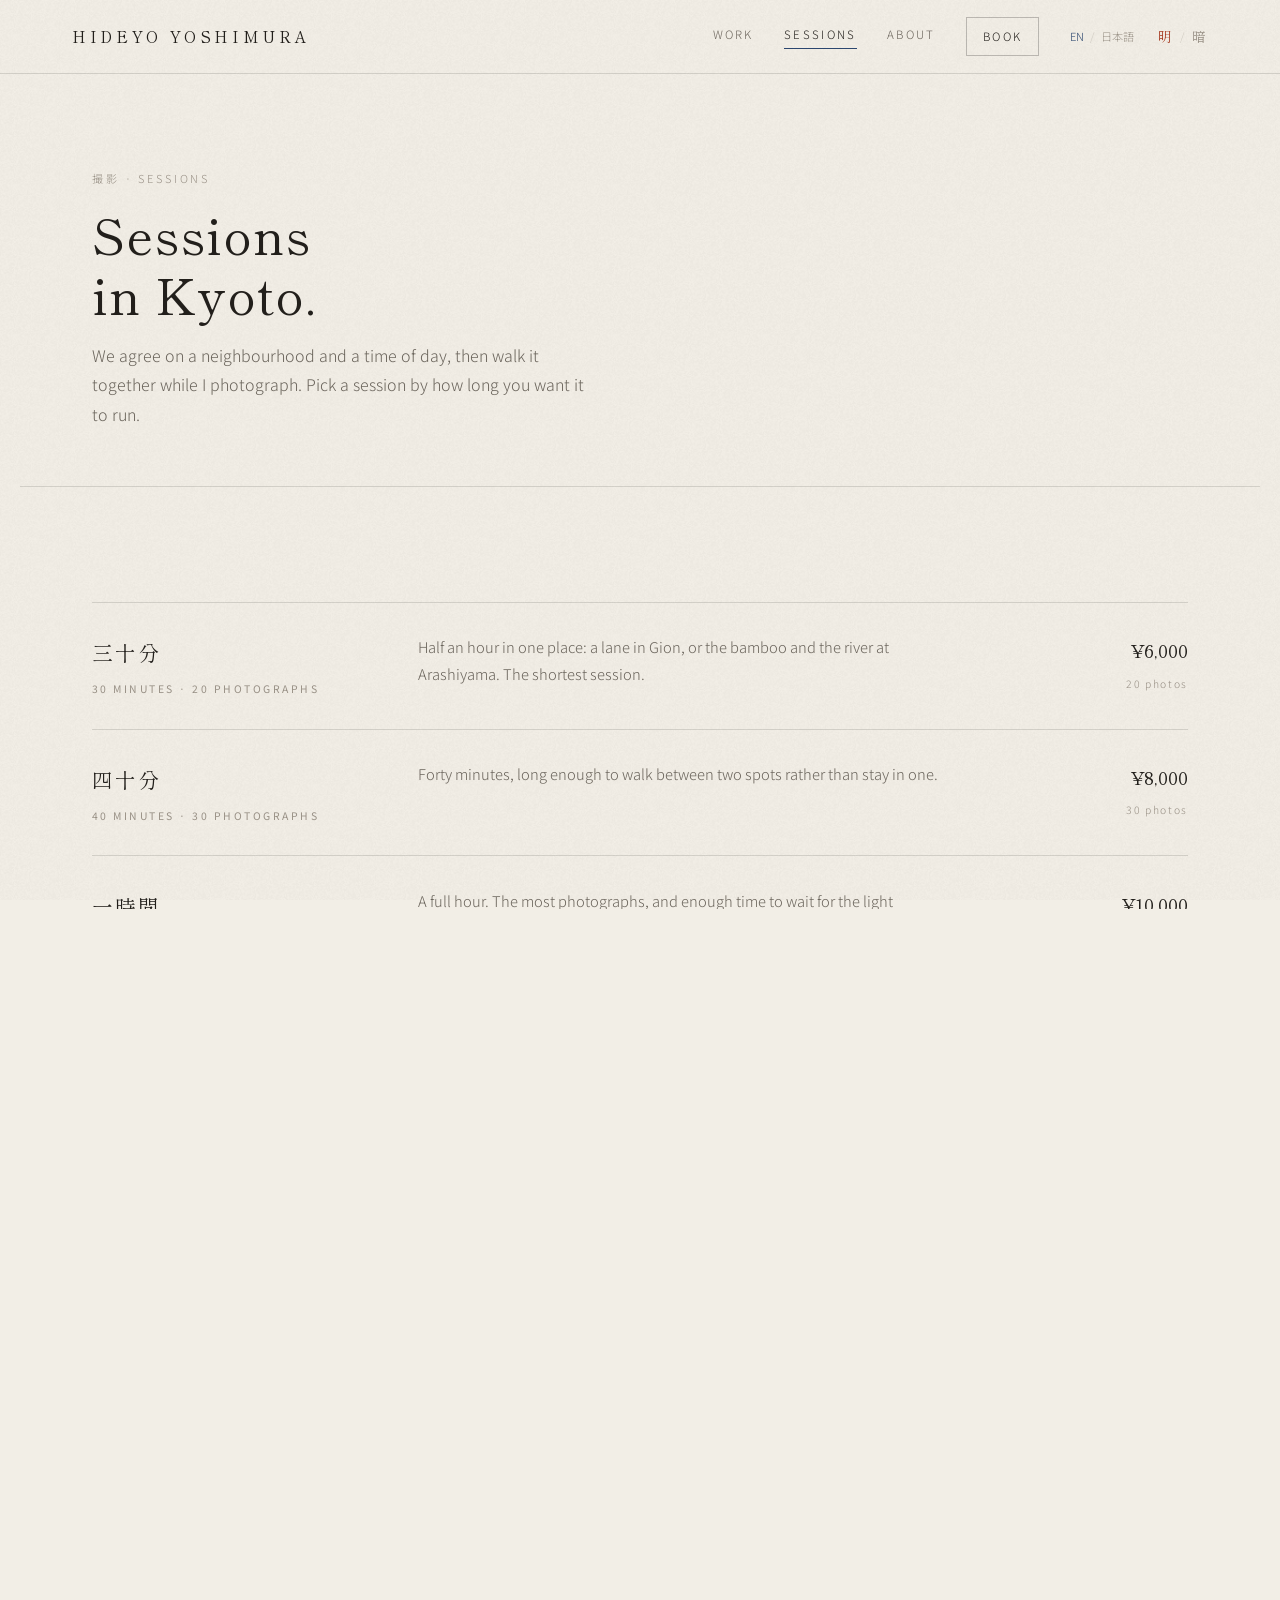
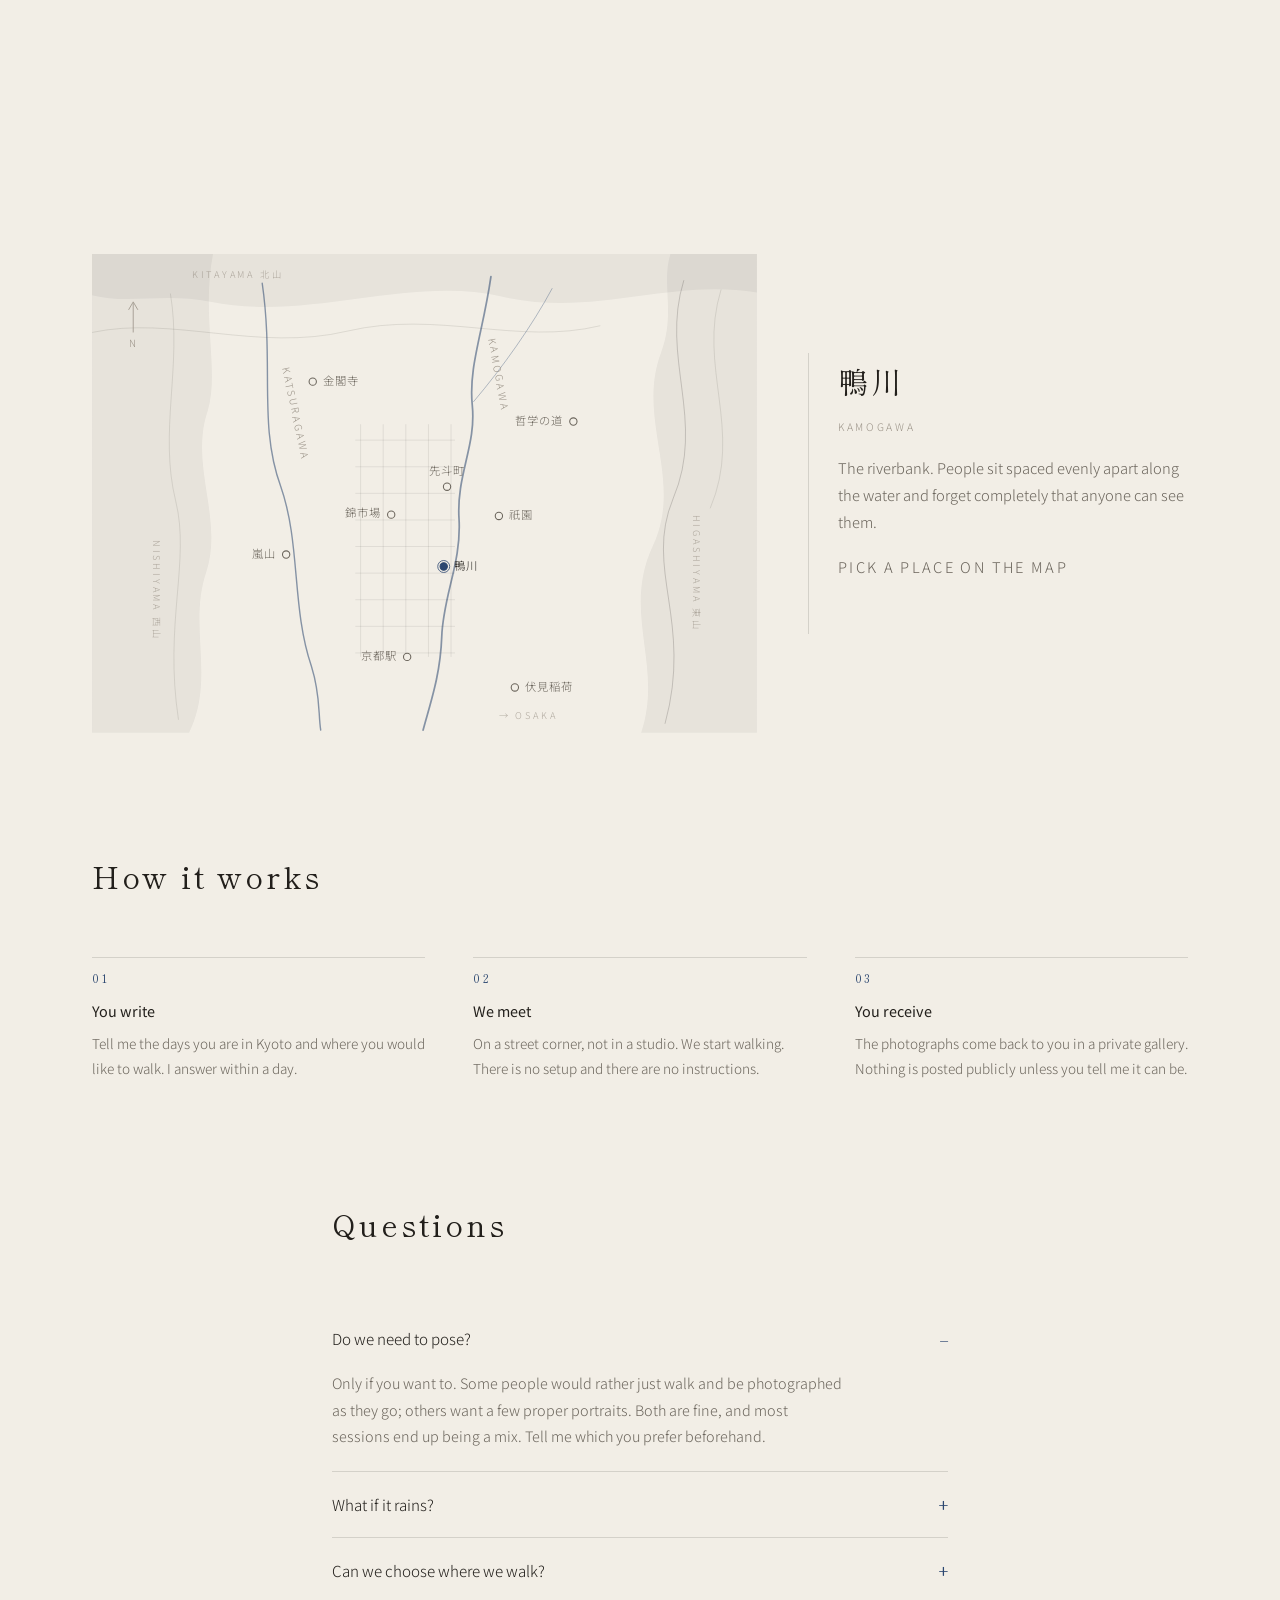
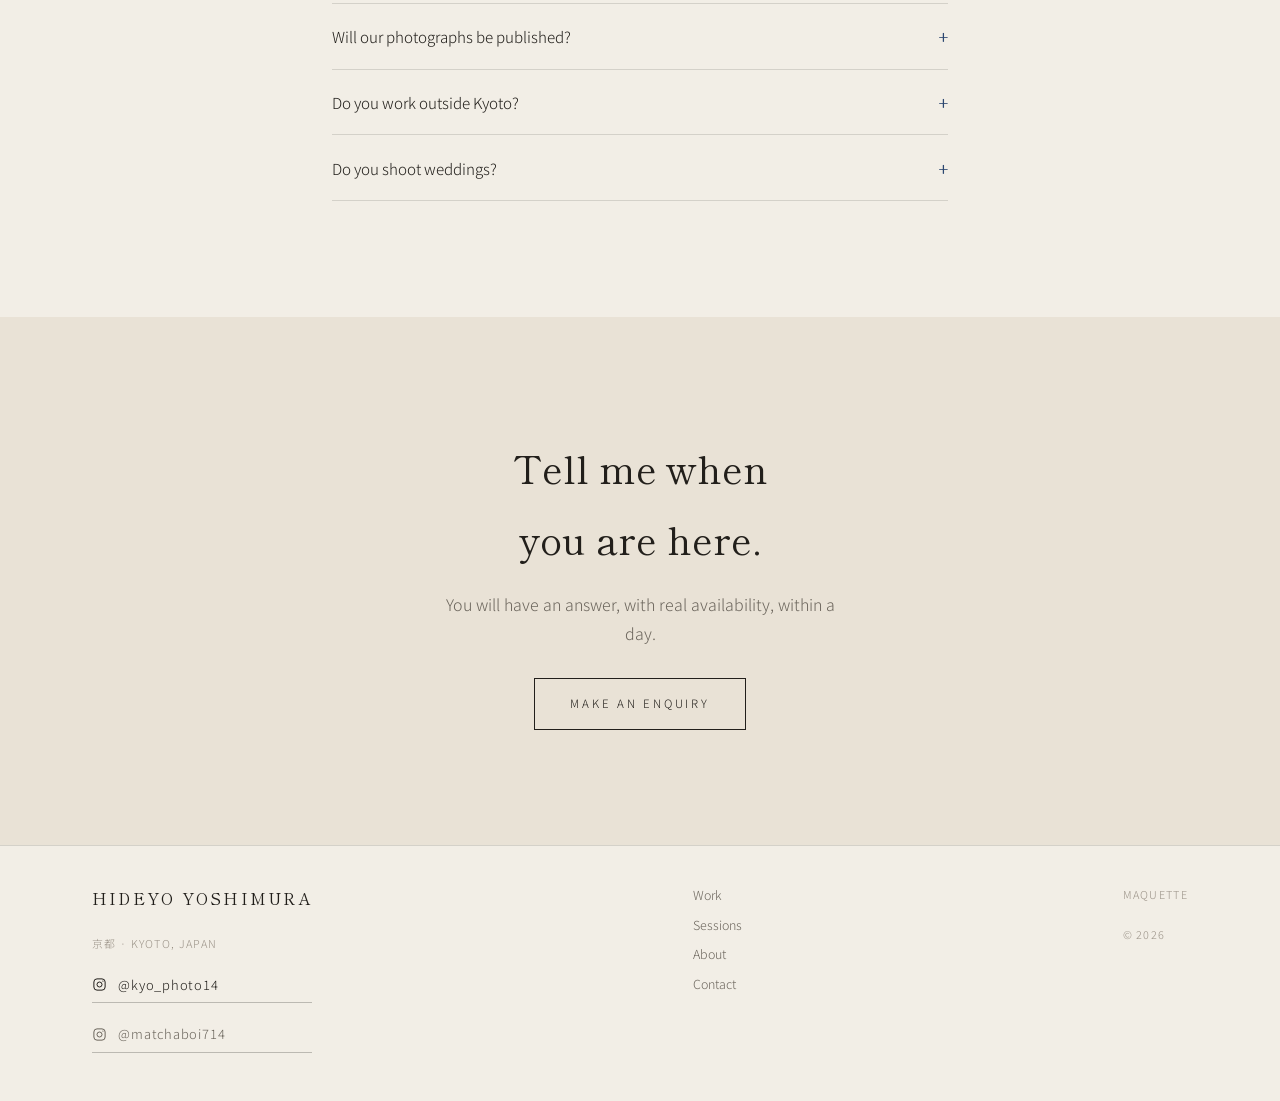
<file: sessions.html>
<!doctype html>
<html lang="en">
  <head>
    <meta charset="utf-8">
    <meta name="viewport" content="width=device-width,initial-scale=1">
    <title>Sessions — Hideyo Yoshimura</title>
    <meta name="description" content="Photo sessions in Kyoto from ¥6,000: 30, 40 or 60 minutes around Arashiyama, Gion and the Kamo river. Prices, how it works, where we walk, and questions.">
    <meta property="og:type" content="website">
    <meta property="og:site_name" content="Hideyo Yoshimura">
    <meta property="og:title" content="Sessions — Hideyo Yoshimura">
    <meta property="og:description" content="Photo sessions in Kyoto from ¥6,000: 30, 40 or 60 minutes around Arashiyama, Gion and the Kamo river. Prices, how it works, where we walk, and questions.">
    <meta property="og:image" content="https://VOTRE-DOMAINE.com/assets/yukata.jpg">
    <meta property="og:locale" content="en">
    <meta property="og:locale:alternate" content="ja_JP">
    <meta name="twitter:card" content="summary_large_image">
    <meta name="theme-color" content="#F2EEE6">
    <script type="application/ld+json">{"@context": "https://schema.org", "@type": "ProfessionalService", "@id": "https://VOTRE-DOMAINE.com/#business", "name": "Hideyo Yoshimura Photography", "description": "Street and portrait photography sessions in Kyoto and the Kansai region.", "url": "https://VOTRE-DOMAINE.com", "image": "https://VOTRE-DOMAINE.com/assets/yukata.jpg", "email": "ADRESSE-DE-HIDEYO@example.com", "priceRange": "¥6,000-¥10,000", "areaServed": [{"@type": "City", "name": "Kyoto"}, {"@type": "City", "name": "Osaka"}, {"@type": "City", "name": "Nara"}, {"@type": "City", "name": "Kobe"}, {"@type": "Country", "name": "Japan"}], "address": {"@type": "PostalAddress", "addressLocality": "Kyoto", "addressRegion": "Kyoto", "addressCountry": "JP"}, "availableLanguage": ["ja", "en"], "sameAs": ["https://www.instagram.com/kyo_photo14/", "https://www.instagram.com/matchaboi714/"], "founder": {"@type": "Person", "name": "Hideyo Yoshimura", "jobTitle": "Photographer"}, "makesOffer": [{"@type": "Offer", "name": "30 minutes, 20 photographs", "price": "6000", "priceCurrency": "JPY"}, {"@type": "Offer", "name": "40 minutes, 30 photographs", "price": "8000", "priceCurrency": "JPY"}, {"@type": "Offer", "name": "60 minutes, 60 photographs", "price": "10000", "priceCurrency": "JPY"}]}</script>
    <link rel="preconnect" href="https://fonts.googleapis.com">
    <link rel="preconnect" href="https://fonts.gstatic.com" crossorigin>
    <link rel="stylesheet" href="https://fonts.googleapis.com/css2?family=Shippori+Mincho+B1:wght@400;500&family=Noto+Sans+JP:wght@200;300;400&display=swap">
    <link rel="stylesheet" href="style.css"></head>
    <body>
      <div class="grain" aria-hidden="true"></div>
      <div class="wipe" id="wipe" aria-hidden="true"></div>
      <header class="bar">
        <div class="bar-in"><a class="mark" href="index.html" data-goto="home"><b>Hideyo Yoshimura</b></a>
          <div class="bar-right">
            <nav class="barnav"><a class="" href="work.html" data-goto="work" data-ja="作品">Work</a><a class="on" href="sessions.html" data-goto="sessions" data-ja="撮影">Sessions</a><a class="" href="about.html" data-goto="about" data-ja="写真家について">About</a><a class="cta" href="contact.html" data-goto="contact" data-ja="ご依頼">Book</a></nav>
            <span class="toggles"><span class="lang">
            <button type="button" data-set="en" aria-pressed="true">EN</button>
            <i>/</i>
            <button type="button" data-set="ja" aria-pressed="false">日本語</button>
          </span><span class="skin" role="group" aria-label="Theme">
          <button type="button" data-skin="light" aria-pressed="true" title="Light">明</button>
          <i>/</i>
          <button type="button" data-skin="dark" aria-pressed="false" title="Dark">暗</button>
        </span></span></div>
      </div>
    </header>
    <div class="wrap pagehead"><span class="label">撮影 · Sessions</span>
      <h1 data-ja="京都での撮影について。">Sessions in Kyoto.</h1>
      <p data-ja="地域と時間帯を決めて、一緒に歩きながら撮ります。撮影時間と枚数でプランを選んでください。">We agree on a neighbourhood and a time of day, then walk it together while I photograph. Pick a session by how long you want it to run.</p>
    </div>
    <section class="sec">
      <div class="wrap">
        <div class="plans">
          <div class="plan">
            <h3>三十分<small>30 minutes · 20 photographs</small></h3>
            <div class="body">
              <p data-ja="30分、一つの場所で。祇園の路地、嵐山の竹林と川など。いちばん短いプランです。">Half an hour in one place: a lane in Gion, or the bamboo and the river at Arashiyama. The shortest session.</p>
            </div>
            <p class="price">¥6,000<small>20 photos</small></p>
          </div>
          <div class="plan">
            <h3>四十分<small>40 minutes · 30 photographs</small></h3>
            <div class="body">
              <p data-ja="40分。一つの場所に留まらず、二つを歩ける長さです。">Forty minutes, long enough to walk between two spots rather than stay in one.</p>
            </div>
            <p class="price">¥8,000<small>30 photos</small></p>
          </div>
          <div class="plan">
            <h3>一時間<small>60 minutes · 60 photographs</small></h3>
            <div class="body">
              <p data-ja="1時間。枚数がいちばん多く、光を待つ余裕があります。">A full hour. The most photographs, and enough time to wait for the light instead of chasing it.</p>
            </div>
            <p class="price">¥10,000<small>60 photos</small></p>
          </div>
        </div>
        <p style="color:var(--dim);font-size:.78rem;margin-top:1.2rem" data-ja="お一人でもお二人でも料金は同じです。関西でしたら交通費のみ追加。関西以外も日本全国対応しています（交通費と、必要な場合は宿泊費を別途申し受けます）。">The price is the same whether you come alone or as a pair. Anywhere in Kansai for the cost of the train. Anywhere else in Japan is possible too, with travel and, if the trip needs it, one night added to the price.</p>
        <figure class="imgband" style="--r:1.017">
          <div class="ph"><img src="assets/portrait.jpg" alt="A portrait made during a walk, between two frames of the street." loading="lazy" decoding="async"></div>
          <figcaption><span data-ja="散歩の途中のポートレート。街の写真の合間に。">A portrait made during a walk, between two frames of the street.</span><span class="idx">人</span></figcaption>
        </figure>
      </div>
    </section>
    <section class="sec" style="padding-top:0">
      <div class="wrap">
        <div class="sec-head">
          <h2 data-ja="歩く場所">Where we walk</h2>
          <span class="label" data-ja="地図から場所を選んでください">Choose a place on the map</span></div>
          <div class="map"><svg class="kmap" viewBox="0 0 1000 720" role="img" aria-label="Stylised map of Kyoto showing the places sessions are walked"><path class="mass" d="M1000 0 L1000 720 L826 720 C860 618, 796 540, 844 438 C890 340, 818 248, 856 148 C878 90, 856 44, 870 0 Z"/><path class="mass" d="M0 0 L1000 0 L1000 58 C868 36, 758 96, 616 64 C476 32, 328 102, 178 72 C112 58, 52 76, 0 62 Z"/><path class="mass" d="M0 0 L0 720 L146 720 C186 638, 144 560, 172 478 C198 396, 146 318, 174 236 C192 176, 164 92, 182 0 Z"/><path class="hill" d="M890 40 C 854 156, 924 250, 874 368 C 830 474, 904 552, 862 706"/><path class="hill faint" d="M946 54 C 910 170, 980 264, 930 382"/><path class="hill faint" d="M0 118 C 120 92, 250 148, 384 116 C 520 84, 640 138, 764 108"/><path class="hill faint" d="M118 60 C 136 168, 100 268, 126 372 C 148 462, 108 556, 130 700"/><path class="river" style="stroke-width:2.6" d="M600 34 C 588 118, 566 170, 572 228 C 578 288, 548 332, 552 398 C 556 464, 528 514, 526 576 C 524 634, 508 678, 498 716"/><path class="river" style="stroke-width:1.5;stroke-opacity:.34" d="M692 52 C 662 108, 618 170, 574 222"/><path class="river" style="stroke-width:2.1" d="M256 44 C 274 168, 250 258, 284 350 C 314 436, 300 532, 330 620 C 344 664, 340 692, 344 716"/><text class="rlabel" x="596" y="128" transform="rotate(80 596 128)">KAMOGAWA</text><text class="rlabel" x="286" y="172" transform="rotate(78 286 172)">KATSURAGAWA</text><text class="range" x="92" y="430" transform="rotate(90 92 430)">NISHIYAMA 西山</text><text class="range" x="612" y="700" opacity=".5">&#8594; OSAKA</text><text class="range" x="904" y="392" transform="rotate(90 904 392)">HIGASHIYAMA 東山</text><text class="range" x="150" y="36">KITAYAMA 北山</text><g class="north"><path d="M62 118 L62 74"/><path d="M55 84 L62 72 L69 84"/><text x="62" y="140" text-anchor="middle">N</text></g><g class="streets"><line x1="404" y1="256" x2="404" y2="606"/><line x1="438" y1="256" x2="438" y2="606"/><line x1="472" y1="256" x2="472" y2="606"/><line x1="506" y1="256" x2="506" y2="606"/><line x1="540" y1="256" x2="540" y2="606"/><line x1="396" y1="280" x2="546" y2="280"/><line x1="396" y1="320" x2="546" y2="320"/><line x1="396" y1="360" x2="546" y2="360"/><line x1="396" y1="400" x2="546" y2="400"/><line x1="396" y1="440" x2="546" y2="440"/><line x1="396" y1="480" x2="546" y2="480"/><line x1="396" y1="520" x2="546" y2="520"/><line x1="396" y1="560" x2="546" y2="560"/><line x1="396" y1="600" x2="546" y2="600"/></g><g class="mk" data-spot="kinkaku" tabindex="0" role="button" aria-label="Kinkaku-ji"><circle class="halo" cx="332" cy="192" r="9"/><circle class="dot" cx="332" cy="192" r="5.5"/><text x="347" y="197" text-anchor="start">金閣寺</text></g><g class="mk" data-spot="tetsugaku" tabindex="0" role="button" aria-label="Philosopher's Path"><circle class="halo" cx="724" cy="252" r="9"/><circle class="dot" cx="724" cy="252" r="5.5"/><text x="709" y="257" text-anchor="end">哲学の道</text></g><g class="mk" data-spot="nishiki" tabindex="0" role="button" aria-label="Nishiki"><circle class="halo" cx="450" cy="392" r="9"/><circle class="dot" cx="450" cy="392" r="5.5"/><text x="435" y="396" text-anchor="end">錦市場</text></g><g class="mk" data-spot="ponto" tabindex="0" role="button" aria-label="Pontochō"><circle class="halo" cx="534" cy="350" r="9"/><circle class="dot" cx="534" cy="350" r="5.5"/><text x="534" y="333" text-anchor="middle">先斗町</text></g><g class="mk" data-spot="gion" tabindex="0" role="button" aria-label="Gion"><circle class="halo" cx="612" cy="394" r="9"/><circle class="dot" cx="612" cy="394" r="5.5"/><text x="627" y="399" text-anchor="start">祇園</text></g><g class="mk on" data-spot="kamo" tabindex="0" role="button" aria-label="Kamogawa"><circle class="halo" cx="529" cy="470" r="9"/><circle class="dot" cx="529" cy="470" r="5.5"/><text x="544" y="475" text-anchor="start">鴨川</text></g><g class="mk" data-spot="station" tabindex="0" role="button" aria-label="Kyoto Station"><circle class="halo" cx="474" cy="606" r="9"/><circle class="dot" cx="474" cy="606" r="5.5"/><text x="459" y="611" text-anchor="end">京都駅</text></g><g class="mk" data-spot="fushimi" tabindex="0" role="button" aria-label="Fushimi Inari"><circle class="halo" cx="636" cy="652" r="9"/><circle class="dot" cx="636" cy="652" r="5.5"/><text x="651" y="657" text-anchor="start">伏見稲荷</text></g><g class="mk" data-spot="arashi" tabindex="0" role="button" aria-label="Arashiyama"><circle class="halo" cx="292" cy="452" r="9"/><circle class="dot" cx="292" cy="452" r="5.5"/><text x="277" y="457" text-anchor="end">嵐山</text></g></svg>
            <div class="mapinfo"><span class="jp" id="mapJp">鴨川</span><span class="rom" id="mapRom">Kamogawa</span>
              <p id="mapNote" data-ja="鴨川の河原。等間隔に座る人たち。見られていることを完全に忘れています。">The riverbank. People sit spaced evenly apart along the water and forget completely that anyone can see them.</p>
              <p class="maphint" data-ja="地図の場所を選んでください">Pick a place on the map</p>
            </div>
          </div>
          <script type="application/json" data-spot-note="kinkaku">{"jp":"金閣寺","rom":"Kinkaku-ji","en":"Coach parties until four in the afternoon. After that the light comes in low across the pond and the crowd thins to almost nothing.","ja":"四時までは団体客。そのあと光が低くなり、人がほとんど減ります。"}</script>
          <script type="application/json" data-spot-note="tetsugaku">{"jp":"哲学の道","rom":"Philosopher's Path","en":"A canal, a line of cherry trees and almost no cars. The quietest walk in the city, and the easiest place to forget a camera is there.","ja":"疏水と桜並木、車はほとんど通りません。市内で一番静かな道で、カメラの存在をいちばん忘れやすい場所です。"}</script>
          <script type="application/json" data-spot-note="nishiki">{"jp":"錦市場","rom":"Nishiki","en":"The covered market. Steam, reflections in glass, strangers crossing the frame every two seconds. Nothing here can be arranged.","ja":"屋根のある市場。湯気、ガラスの反射、二秒ごとに横切る人。ここでは何も演出できません。"}</script>
          <script type="application/json" data-spot-note="ponto">{"jp":"先斗町","rom":"Pontochō","en":"One lantern-lit lane, wide enough for two people to pass. It only works after dark, so we start late.","ja":"提灯の細い路地。二人がやっとすれ違える幅。暗くなってからが本番です。"}</script>
          <script type="application/json" data-spot-note="gion">{"jp":"祇園","rom":"Gion","en":"Wooden lattice fronts and long shadows. We walk it an hour before sunset, when the stone goes orange and the tour groups have gone to dinner.","ja":"町家の格子と長い影。日没の一時間前、石畳が橙色になり、団体客が夕食に向かった頃に歩きます。"}</script>
          <script type="application/json" data-spot-note="kamo">{"jp":"鴨川","rom":"Kamogawa","en":"The riverbank. People sit spaced evenly apart along the water and forget completely that anyone can see them.","ja":"鴨川の河原。等間隔に座る人たち。見られていることを完全に忘れています。"}</script>
          <script type="application/json" data-spot-note="station">{"jp":"京都駅","rom":"Kyoto Station","en":"Where most sessions start, for the simple reason that everybody can find it and nobody gets lost on the way.","ja":"多くの撮影はここから。誰にでも分かる場所で、道に迷う心配がないからです。"}</script>
          <script type="application/json" data-spot-note="fushimi">{"jp":"伏見稲荷","rom":"Fushimi Inari","en":"Ten thousand gates. Arrive at seven in the morning and you have most of the mountain to yourself.","ja":"千本鳥居。朝七時に着けば、山のほとんどを独り占めできます。"}</script>
          <script type="application/json" data-spot-note="arashi">{"jp":"嵐山","rom":"Arashiyama","en":"Bamboo, the Katsura river and the bridge. The one place where the hour goes fastest, so we start at the far end and walk back.","ja":"竹林、桂川、渡月橋。一時間がいちばん速く過ぎる場所です。奥から歩いて戻ります。"}</script>
        </div>
      </section>
      <section class="sec" style="padding-top:0">
        <div class="wrap">
          <div class="sec-head">
            <h2 data-ja="ご依頼の流れ">How it works</h2>
          </div>
          <div class="steps">
            <div class="step"><span class="n">01</span>
              <h4 data-ja="ご連絡">You write</h4>
              <p data-ja="京都にいらっしゃる日程と、歩きたい場所を教えてください。24時間以内に返信します。">Tell me the days you are in Kyoto and where you would like to walk. I answer within a day.</p>
            </div>
            <div class="step"><span class="n">02</span>
              <h4 data-ja="待ち合わせ">We meet</h4>
              <p data-ja="スタジオではなく道の角で。そのまま歩き始めます。準備も指示もありません。">On a street corner, not in a studio. We start walking. There is no setup and there are no instructions.</p>
            </div>
            <div class="step"><span class="n">03</span>
              <h4 data-ja="お渡し">You receive</h4>
              <p data-ja="非公開ギャラリーでお渡しします。ご許可がない限り公開しません。">The photographs come back to you in a private gallery. Nothing is posted publicly unless you tell me it can be.</p>
            </div>
          </div>
        </div>
      </section>
      <section class="sec" style="padding-top:0">
        <div class="wrap narrow">
          <div class="sec-head">
            <h2 data-ja="よくあるご質問">Questions</h2>
          </div>
          <div class="faq">
            <details open>
              <summary data-ja="ポーズは必要ですか？">Do we need to pose?</summary>
              <p class="ans" data-ja="どちらでも構いません。歩きながら自然に撮ってほしい方もいれば、きちんとしたポートレートを希望される方もいます。ご希望を事前に教えてください。両方を混ぜることもできます。">Only if you want to. Some people would rather just walk and be photographed as they go; others want a few proper portraits. Both are fine, and most sessions end up being a mix. Tell me which you prefer beforehand.</p>
            </details>
            <details>
              <summary data-ja="雨の場合は？">What if it rains?</summary>
              <p class="ans" data-ja="雨の京都は最も美しい京都です。そのまま撮ります。台風の場合は無料で日程を変更します。">Kyoto in the rain is Kyoto at its best, so we shoot anyway. In a typhoon we move the date at no cost.</p>
            </details>
            <details>
              <summary data-ja="場所は選べますか？">Can we choose where we walk?</summary>
              <p class="ans" data-ja="もちろんです。お任せいただける場合は、時間帯と光に合わせてこちらで提案します。">Of course. If you would rather not decide, I will propose a route built around the hour and the light.</p>
            </details>
            <details>
              <summary data-ja="写真は公開されますか？">Will our photographs be published?</summary>
              <p class="ans" data-ja="ご許可なしには一枚も公開しません。ご依頼時に確認します。">Not one frame without your permission, which I ask for when you book and never assume.</p>
            </details>
            <details>
              <summary data-ja="京都以外でも可能ですか？">Do you work outside Kyoto?</summary>
              <p class="ans" data-ja="大阪・奈良・神戸は交通費のみ追加。それ以外の日本全国にも伺います。その場合は交通費と、日程によっては一泊分を加えた金額をお見積もりします。行き先と日程をお知らせください。">Osaka, Nara and Kobe for the cost of the train. Anywhere else in Japan as well: I add the travel, and one night if the trip needs it. Tell me where and when and I will send you the figure.</p>
            </details>
            <details>
              <summary data-ja="結婚式は撮りますか？">Do you shoot weddings?</summary>
              <p class="ans" data-ja="式全体ではなく、式の周辺を。準備の時間、移動、終わったあとの静かな時間。">Not the ceremony itself, but the hours around it: getting ready, the walk between places, the quiet after everyone leaves.</p>
            </details>
          </div>
        </div>
      </section>
      <section class="band">
        <div class="wrap">
          <h2 data-ja="日程を教えてください。">Tell me when you are here.</h2>
          <p data-ja="24時間以内に、空き状況をお知らせします。">You will have an answer, with real availability, within a day.</p>
          <a href="contact.html" data-goto="contact" data-ja="ご依頼フォームへ">Make an enquiry</a></div>
        </section>
        <div class="lb" id="lightbox" hidden>
          <div class="stage" role="img" aria-label="Photograph"></div>
          <div class="bar2">
            <p class="cap"></p>
            <div class="ctrls">
              <button type="button" data-lb="prev">&#8592; Prev</button>
              <button type="button" data-lb="next">Next &#8594;</button>
              <button type="button" data-lb="close">Close</button>
            </div>
          </div>
        </div>
        <footer>
          <div class="wrap foot">
            <div class="stack">
              <p class="mincho" style="font-size:1rem;letter-spacing:.14em">HIDEYO YOSHIMURA</p>
              <p class="fine">京都 · Kyoto, Japan</p>
              <a class="ig" href="https://www.instagram.com/kyo_photo14/" target="_blank" rel="noopener"><svg viewBox="0 0 24 24" fill="none" stroke="currentColor" stroke-width="1.6" aria-hidden="true"><rect x="3" y="3" width="18" height="18" rx="5"/><circle cx="12" cy="12" r="4"/><circle cx="17.5" cy="6.5" r="1" fill="currentColor" stroke="none"/></svg><span>@kyo_photo14</span></a><a class="ig" href="https://www.instagram.com/matchaboi714/" target="_blank" rel="noopener" style="color:var(--mute)"><svg viewBox="0 0 24 24" fill="none" stroke="currentColor" stroke-width="1.6" aria-hidden="true"><rect x="3" y="3" width="18" height="18" rx="5"/><circle cx="12" cy="12" r="4"/><circle cx="17.5" cy="6.5" r="1" fill="currentColor" stroke="none"/></svg><span>@matchaboi714</span></a></div>
              <nav><a href="work.html" data-goto="work" data-ja="作品">Work</a><a href="sessions.html" data-goto="sessions" data-ja="撮影プラン">Sessions</a><a href="about.html" data-goto="about" data-ja="写真家について">About</a><a href="contact.html" data-goto="contact" data-ja="ご依頼">Contact</a></nav>
              <div class="stack">
                <p class="fine">Maquette</p>
                <p class="fine" style="color:var(--dim)">© 2026</p>
              </div>
            </div>
          </footer>
          <script src="site.js"></script>
        </body>
      </html>
</file>
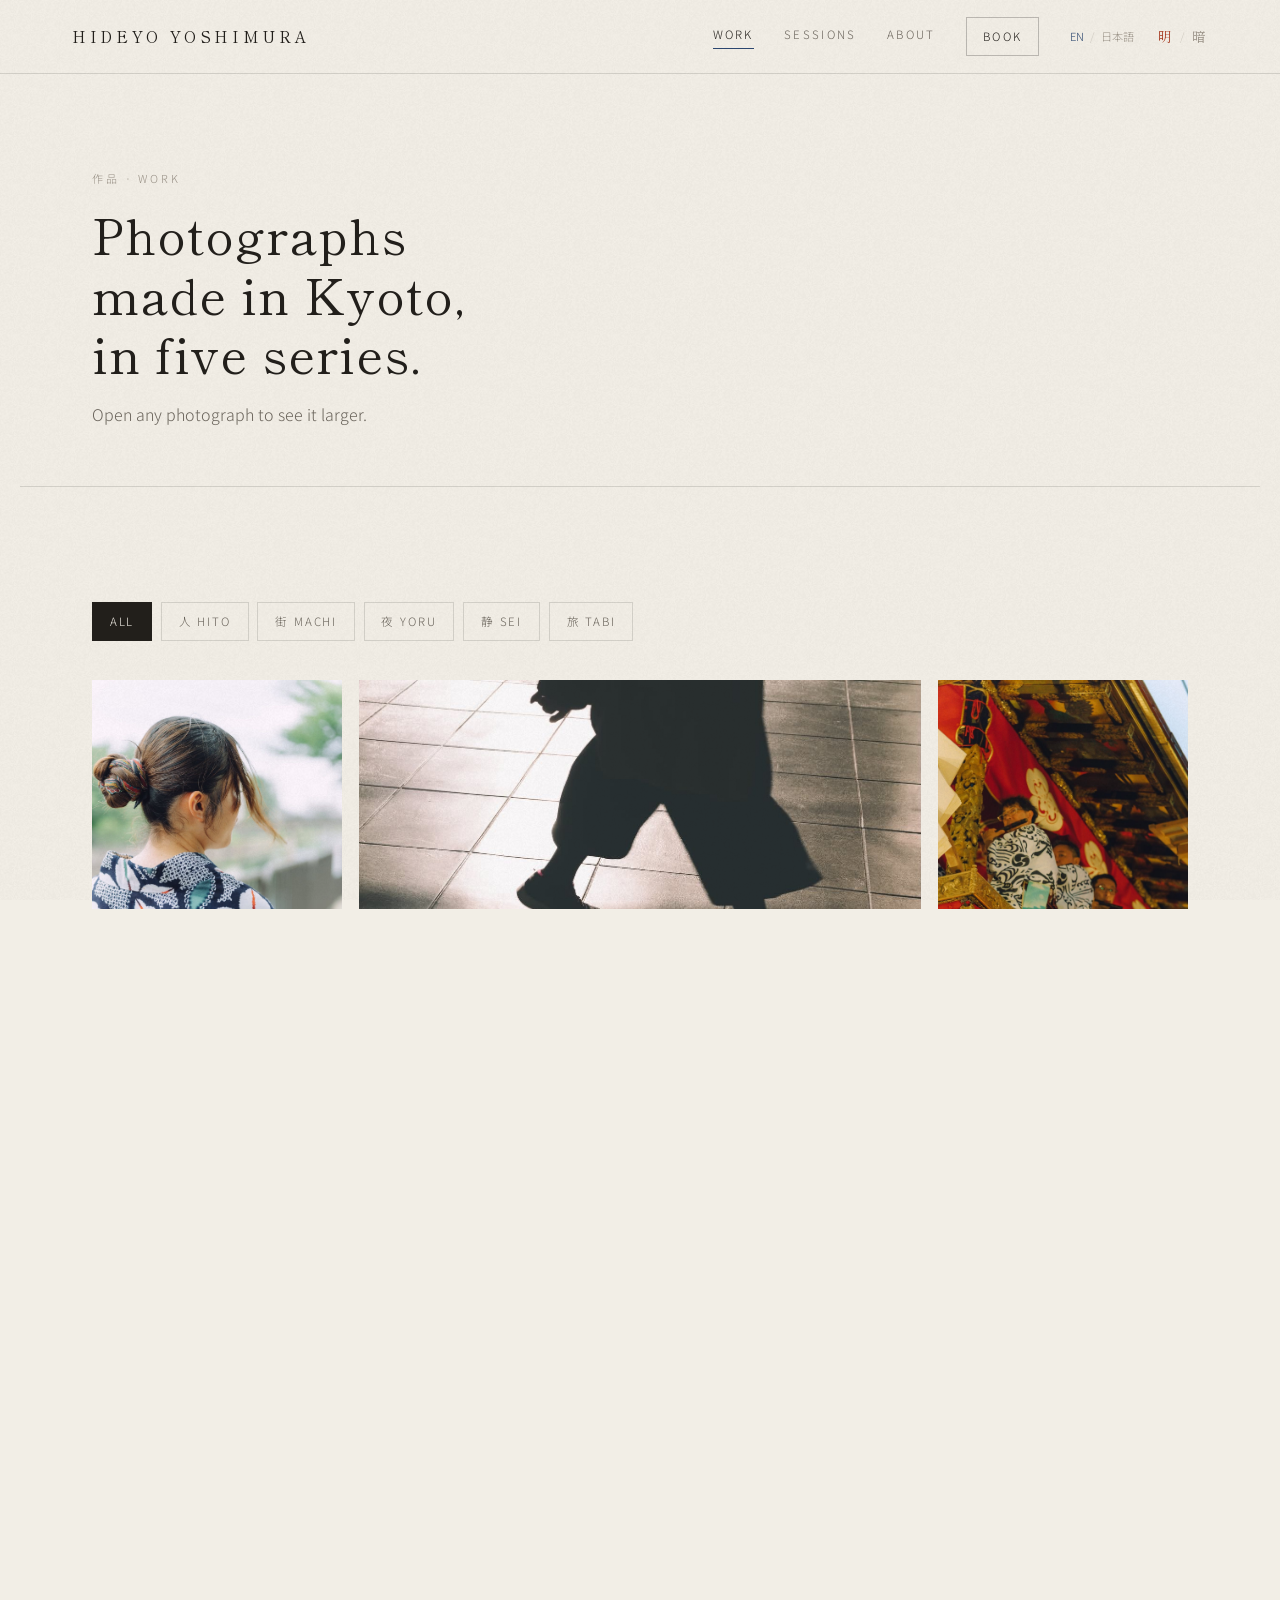
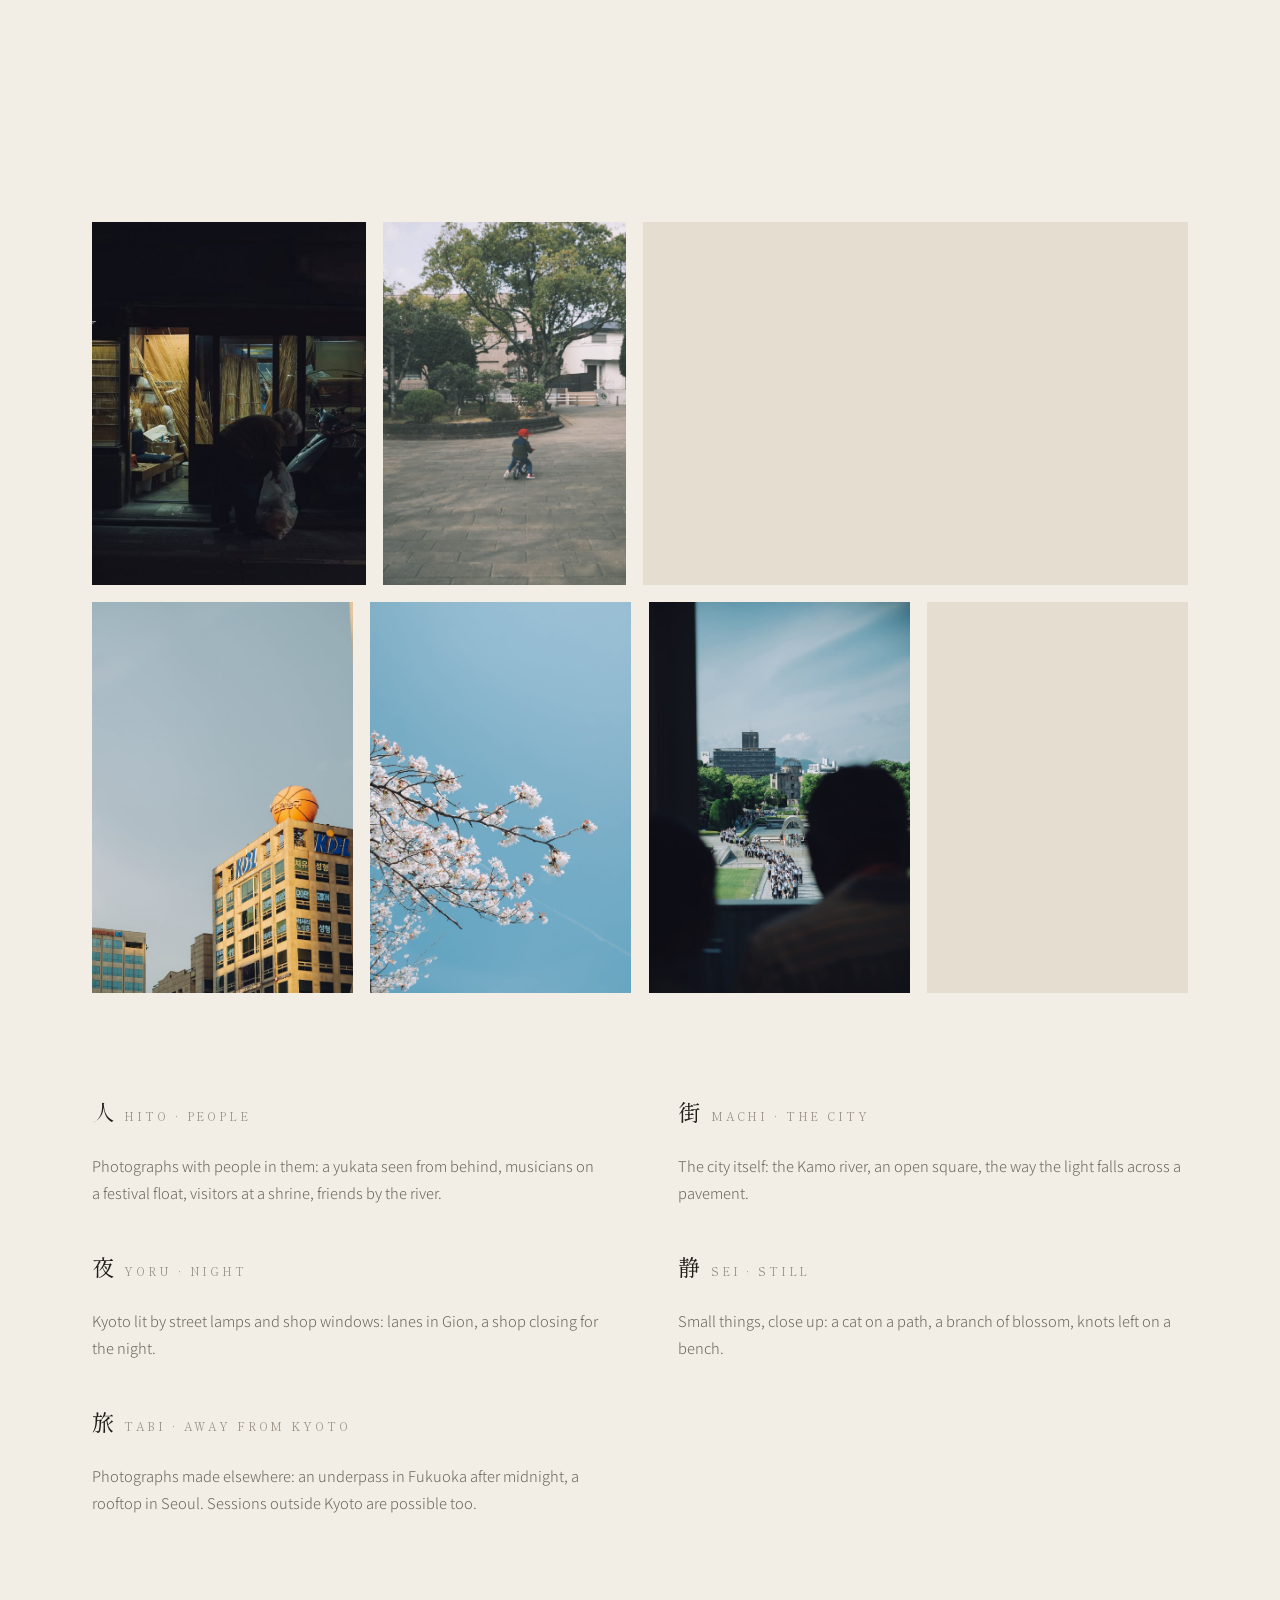
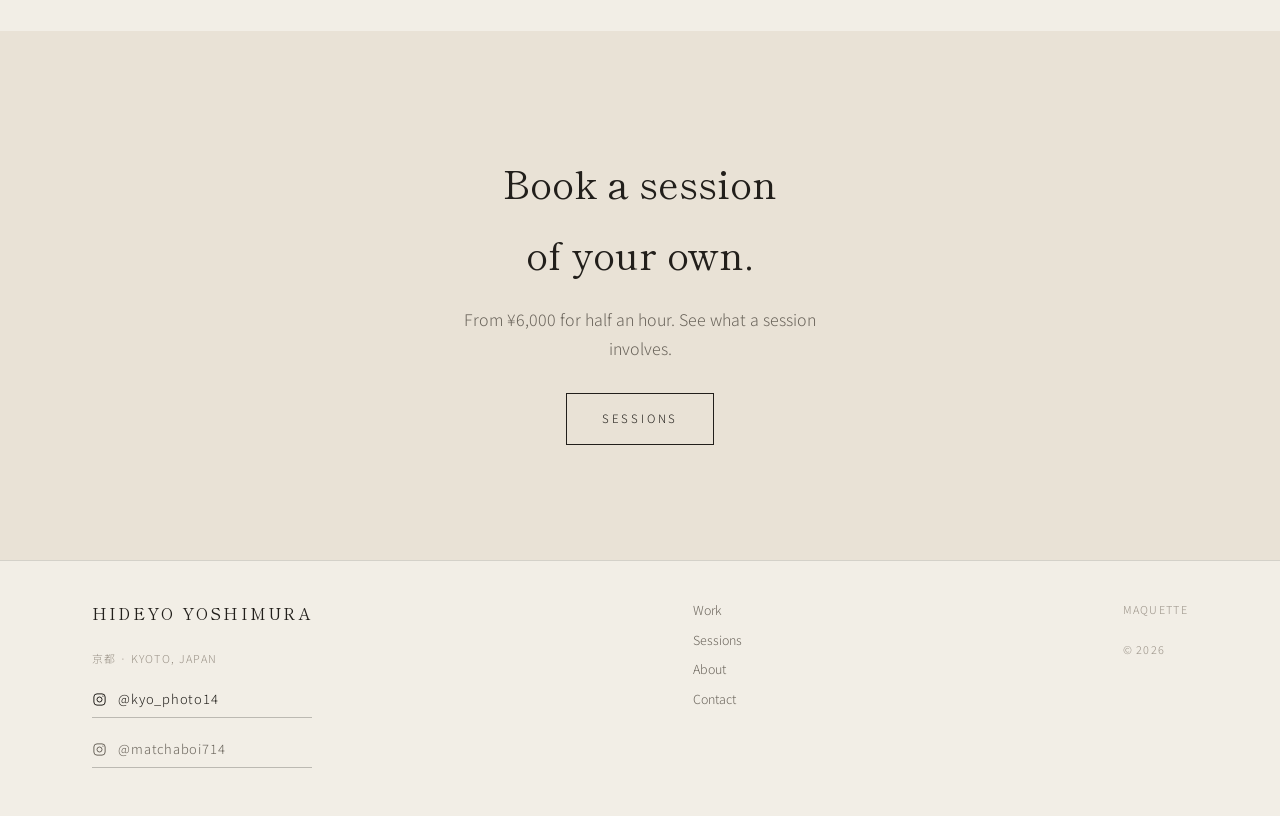
<file: work.html>
<!doctype html>
<html lang="en">
  <head>
    <meta charset="utf-8">
    <meta name="viewport" content="width=device-width,initial-scale=1">
    <title>Work — Hideyo Yoshimura</title>
    <meta name="description" content="Photographs made in Kyoto by Hideyo Yoshimura, in four series: people, the city, night, and still things.">
    <meta property="og:type" content="website">
    <meta property="og:site_name" content="Hideyo Yoshimura">
    <meta property="og:title" content="Work — Hideyo Yoshimura">
    <meta property="og:description" content="Photographs made in Kyoto by Hideyo Yoshimura, in four series: people, the city, night, and still things.">
    <meta property="og:image" content="https://VOTRE-DOMAINE.com/assets/yukata.jpg">
    <meta property="og:locale" content="en">
    <meta property="og:locale:alternate" content="ja_JP">
    <meta name="twitter:card" content="summary_large_image">
    <meta name="theme-color" content="#F2EEE6">
    <script type="application/ld+json">{"@context": "https://schema.org", "@type": "ProfessionalService", "@id": "https://VOTRE-DOMAINE.com/#business", "name": "Hideyo Yoshimura Photography", "description": "Street and portrait photography sessions in Kyoto and the Kansai region.", "url": "https://VOTRE-DOMAINE.com", "image": "https://VOTRE-DOMAINE.com/assets/yukata.jpg", "email": "ADRESSE-DE-HIDEYO@example.com", "priceRange": "¥6,000-¥10,000", "areaServed": [{"@type": "City", "name": "Kyoto"}, {"@type": "City", "name": "Osaka"}, {"@type": "City", "name": "Nara"}, {"@type": "City", "name": "Kobe"}, {"@type": "Country", "name": "Japan"}], "address": {"@type": "PostalAddress", "addressLocality": "Kyoto", "addressRegion": "Kyoto", "addressCountry": "JP"}, "availableLanguage": ["ja", "en"], "sameAs": ["https://www.instagram.com/kyo_photo14/", "https://www.instagram.com/matchaboi714/"], "founder": {"@type": "Person", "name": "Hideyo Yoshimura", "jobTitle": "Photographer"}, "makesOffer": [{"@type": "Offer", "name": "30 minutes, 20 photographs", "price": "6000", "priceCurrency": "JPY"}, {"@type": "Offer", "name": "40 minutes, 30 photographs", "price": "8000", "priceCurrency": "JPY"}, {"@type": "Offer", "name": "60 minutes, 60 photographs", "price": "10000", "priceCurrency": "JPY"}]}</script>
    <link rel="preconnect" href="https://fonts.googleapis.com">
    <link rel="preconnect" href="https://fonts.gstatic.com" crossorigin>
    <link rel="stylesheet" href="https://fonts.googleapis.com/css2?family=Shippori+Mincho+B1:wght@400;500&family=Noto+Sans+JP:wght@200;300;400&display=swap">
    <link rel="stylesheet" href="style.css"></head>
    <body>
      <div class="grain" aria-hidden="true"></div>
      <div class="wipe" id="wipe" aria-hidden="true"></div>
      <header class="bar">
        <div class="bar-in"><a class="mark" href="index.html" data-goto="home"><b>Hideyo Yoshimura</b></a>
          <div class="bar-right">
            <nav class="barnav"><a class="on" href="work.html" data-goto="work" data-ja="作品">Work</a><a class="" href="sessions.html" data-goto="sessions" data-ja="撮影">Sessions</a><a class="" href="about.html" data-goto="about" data-ja="写真家について">About</a><a class="cta" href="contact.html" data-goto="contact" data-ja="ご依頼">Book</a></nav>
            <span class="toggles"><span class="lang">
            <button type="button" data-set="en" aria-pressed="true">EN</button>
            <i>/</i>
            <button type="button" data-set="ja" aria-pressed="false">日本語</button>
          </span><span class="skin" role="group" aria-label="Theme">
          <button type="button" data-skin="light" aria-pressed="true" title="Light">明</button>
          <i>/</i>
          <button type="button" data-skin="dark" aria-pressed="false" title="Dark">暗</button>
        </span></span></div>
      </div>
    </header>
    <div class="wrap pagehead"><span class="label">作品 · Work</span>
      <h1 data-ja="京都で撮った写真。五つのシリーズに分けています。">Photographs made in Kyoto, in five series.</h1>
      <p data-ja="写真を選ぶと大きく表示されます。">Open any photograph to see it larger.</p>
    </div>
    <section class="sec">
      <div class="wrap">
        <div class="filters">
          <button type="button" data-filter="all" aria-pressed="true" data-ja="すべて">All</button>
          <button type="button" data-filter="hito" aria-pressed="false">人 Hito</button>
          <button type="button" data-filter="machi" aria-pressed="false">街 Machi</button>
          <button type="button" data-filter="yoru" aria-pressed="false">夜 Yoru</button>
          <button type="button" data-filter="sei" aria-pressed="false">静 Sei</button>
          <button type="button" data-filter="tabi" aria-pressed="false">旅 Tabi</button>
        </div>
        <div class="gal big">
          <button type="button" class="tile" data-series="hito" data-caption="A yukata on the riverbank, seen from behind." style="--r:0.666"><span class="ph"><img src="assets/yukata.jpg" alt="A yukata on the riverbank, seen from behind." loading="lazy" decoding="async"></span><span class="tcap"><span class="ser">人</span><span data-ja="川辺の浴衣。うしろ姿。">A yukata on the riverbank, seen from behind.</span></span></button>
          <button type="button" class="tile" data-series="machi" data-caption="Late afternoon light across a tiled pavement." style="--r:1.498"><span class="ph"><img src="assets/shadow.jpg" alt="Late afternoon light across a tiled pavement." loading="eager" decoding="async"></span><span class="tcap"><span class="ser">街</span><span data-ja="午後遅くの光。タイルの床の上で。">Late afternoon light across a tiled pavement.</span></span></button>
          <button type="button" class="tile" data-series="hito" data-caption="Musicians on a festival float, at dusk." style="--r:0.666"><span class="ph"><img src="assets/matsuri.jpg" alt="Musicians on a festival float, at dusk." loading="lazy" decoding="async"></span><span class="tcap"><span class="ser">人</span><span data-ja="夕暮れ、鉾の上の囃子方。">Musicians on a festival float, at dusk.</span></span></button>
          <button type="button" class="tile" data-series="yoru" data-caption="Gion, once the evening crowd has gone." style="--r:0.753"><span class="ph"><img src="assets/gionnight.jpg" alt="Gion, once the evening crowd has gone." loading="lazy" decoding="async"></span><span class="tcap"><span class="ser">夜</span><span data-ja="祇園、人が引けたあと。">Gion, once the evening crowd has gone.</span></span></button>
          <button type="button" class="tile" data-series="sei" data-caption="A cat on the gravel path, near the gate." style="--r:1.500"><span class="ph"><img src="assets/neko.jpg" alt="A cat on the gravel path, near the gate." loading="lazy" decoding="async"></span><span class="tcap"><span class="ser">静</span><span data-ja="砂利道の猫。門のそば。">A cat on the gravel path, near the gate.</span></span></button>
          <button type="button" class="tile" data-series="machi" data-caption="The Kamo river looking north, the summer terraces on the left." style="--r:0.666"><span class="ph"><img src="assets/kamogawa.jpg" alt="The Kamo river looking north, the summer terraces on the left." loading="lazy" decoding="async"></span><span class="tcap"><span class="ser">街</span><span data-ja="鴨川、北を望む。左手は納涼床。">The Kamo river looking north, the summer terraces on the left.</span></span></button>
          <button type="button" class="tile" data-series="hito" data-caption="Two visitors at a shrine in winter." style="--r:0.756"><span class="ph"><img src="assets/shrine.jpg" alt="Two visitors at a shrine in winter." loading="lazy" decoding="async"></span><span class="tcap"><span class="ser">人</span><span data-ja="冬の神社。二人の参拝者。">Two visitors at a shrine in winter.</span></span></button>
          <button type="button" class="tile" data-series="sei" data-caption="Mizuhiki knots left on a wooden bench." style="--r:1.498"><span class="ph"><img src="assets/mizuhiki.jpg" alt="Mizuhiki knots left on a wooden bench." loading="lazy" decoding="async"></span><span class="tcap"><span class="ser">静</span><span data-ja="縁台に置かれた水引。">Mizuhiki knots left on a wooden bench.</span></span></button>
          <button type="button" class="tile" data-series="tabi" data-caption="A station underpass in Fukuoka, very late." style="--r:0.770"><span class="ph"><img src="assets/underpass.jpg?v=2" alt="A station underpass in Fukuoka, very late." loading="lazy" decoding="async"></span><span class="tcap"><span class="ser">旅</span><span data-ja="深夜、福岡の駅の高架下。">A station underpass in Fukuoka, very late.</span></span></button>
          <button type="button" class="tile" data-series="yoru" data-caption="A shop being closed up for the night." style="--r:0.754"><span class="ph"><img src="assets/shopnight.jpg" alt="A shop being closed up for the night." loading="lazy" decoding="async"></span><span class="tcap"><span class="ser">夜</span><span data-ja="夜、店じまいの時間。">A shop being closed up for the night.</span></span></button>
          <button type="button" class="tile" data-series="hito" data-caption="A child crossing an empty plaza." style="--r:0.667"><span class="ph"><img src="assets/bike.jpg" alt="A child crossing an empty plaza." loading="lazy" decoding="async"></span><span class="tcap"><span class="ser">人</span><span data-ja="広場を横切る子ども。">A child crossing an empty plaza.</span></span></button>
          <button type="button" class="tile" data-series="hito" data-caption="Friends on the riverbank." style="--r:1.500"><span class="ph"><img src="assets/river.jpg" alt="Friends on the riverbank." loading="lazy" decoding="async"></span><span class="tcap"><span class="ser">人</span><span data-ja="川辺の友人たち。">Friends on the riverbank.</span></span></button>
          <button type="button" class="tile" data-series="tabi" data-caption="Seoul. A basketball the size of a room, on a roof." style="--r:0.667"><span class="ph"><img src="assets/seoul.jpg?v=2" alt="Seoul. A basketball the size of a room, on a roof." loading="lazy" decoding="async"></span><span class="tcap"><span class="ser">旅</span><span data-ja="ソウル。屋上の巨大なバスケットボール。">Seoul. A basketball the size of a room, on a roof.</span></span></button>
          <button type="button" class="tile" data-series="sei" data-caption="A cherry branch against a clear sky." style="--r:0.667"><span class="ph"><img src="assets/hanami.jpg" alt="A cherry branch against a clear sky." loading="lazy" decoding="async"></span><span class="tcap"><span class="ser">静</span><span data-ja="晴れた空に、桜の枝。">A cherry branch against a clear sky.</span></span></button>
          <button type="button" class="tile" data-series="machi" data-caption="Hiroshima Peace Memorial Park, seen from inside the museum." style="--r:0.667"><span class="ph"><img src="assets/hiroshima.jpg" alt="Hiroshima Peace Memorial Park, seen from inside the museum." loading="lazy" decoding="async"></span><span class="tcap"><span class="ser">街</span><span data-ja="広島平和記念公園、資料館の中から。">Hiroshima Peace Memorial Park, seen from inside the museum.</span></span></button>
          <button type="button" class="tile" data-series="hito" data-caption="Under the cherry trees in April." style="--r:0.667"><span class="ph"><img src="assets/sakura.jpg" alt="Under the cherry trees in April." loading="lazy" decoding="async"></span><span class="tcap"><span class="ser">人</span><span data-ja="四月、桜の下で。">Under the cherry trees in April.</span></span></button>
        </div>
        <div class="split" style="margin-top:clamp(3rem,7vw,5rem)">
          <div class="stack">
            <h2 class="mincho" style="font-size:1.4rem;letter-spacing:.1em">人 <span class="label">Hito · People</span></h2>
            <p style="color:var(--mute);font-size:.92rem" data-ja="人のいる写真。浴衣のうしろ姿、祭りの囃子方、参拝者、川辺の友人。">Photographs with people in them: a yukata seen from behind, musicians on a festival float, visitors at a shrine, friends by the river.</p>
          </div>
          <div class="stack">
            <h2 class="mincho" style="font-size:1.4rem;letter-spacing:.1em">街 <span class="label">Machi · The city</span></h2>
            <p style="color:var(--mute);font-size:.92rem" data-ja="街そのもの。鴨川、広場、光の落ち方。">The city itself: the Kamo river, an open square, the way the light falls across a pavement.</p>
          </div>
        </div>
        <div class="split" style="margin-top:clamp(1.5rem,4vw,2.5rem)">
          <div class="stack">
            <h2 class="mincho" style="font-size:1.4rem;letter-spacing:.1em">夜 <span class="label">Yoru · Night</span></h2>
            <p style="color:var(--mute);font-size:.92rem" data-ja="街灯と店の明かりだけの京都。祇園の路地、店じまいの時間。">Kyoto lit by street lamps and shop windows: lanes in Gion, a shop closing for the night.</p>
          </div>
          <div class="stack">
            <h2 class="mincho" style="font-size:1.4rem;letter-spacing:.1em">静 <span class="label">Sei · Still</span></h2>
            <p style="color:var(--mute);font-size:.92rem" data-ja="小さなもの、近くで。猫、桜の枝、縁台の水引。">Small things, close up: a cat on a path, a branch of blossom, knots left on a bench.</p>
          </div>
        </div>
        <div class="split" style="margin-top:clamp(1.5rem,4vw,2.5rem)">
          <div class="stack">
            <h2 class="mincho" style="font-size:1.4rem;letter-spacing:.1em">旅 <span class="label">Tabi · Away from Kyoto</span></h2>
            <p style="color:var(--mute);font-size:.92rem" data-ja="京都の外で撮った写真。福岡の深夜の高架下、ソウルの屋上。京都以外の撮影も承ります。">Photographs made elsewhere: an underpass in Fukuoka after midnight, a rooftop in Seoul. Sessions outside Kyoto are possible too.</p>
          </div>
          <div></div>
        </div>
      </div>
    </section>
    <section class="band">
      <div class="wrap">
        <h2 data-ja="ご自身の撮影も、ぜひ。">Book a session of your own.</h2>
        <p data-ja="30分 ¥6,000 から。撮影プランをご覧ください。">From ¥6,000 for half an hour. See what a session involves.</p>
        <a href="sessions.html" data-goto="sessions" data-ja="撮影プラン">Sessions</a></div>
      </section>
      <div class="lb" id="lightbox" hidden>
        <div class="stage" role="img" aria-label="Photograph"></div>
        <div class="bar2">
          <p class="cap"></p>
          <div class="ctrls">
            <button type="button" data-lb="prev">&#8592; Prev</button>
            <button type="button" data-lb="next">Next &#8594;</button>
            <button type="button" data-lb="close">Close</button>
          </div>
        </div>
      </div>
      <footer>
        <div class="wrap foot">
          <div class="stack">
            <p class="mincho" style="font-size:1rem;letter-spacing:.14em">HIDEYO YOSHIMURA</p>
            <p class="fine">京都 · Kyoto, Japan</p>
            <a class="ig" href="https://www.instagram.com/kyo_photo14/" target="_blank" rel="noopener"><svg viewBox="0 0 24 24" fill="none" stroke="currentColor" stroke-width="1.6" aria-hidden="true"><rect x="3" y="3" width="18" height="18" rx="5"/><circle cx="12" cy="12" r="4"/><circle cx="17.5" cy="6.5" r="1" fill="currentColor" stroke="none"/></svg><span>@kyo_photo14</span></a><a class="ig" href="https://www.instagram.com/matchaboi714/" target="_blank" rel="noopener" style="color:var(--mute)"><svg viewBox="0 0 24 24" fill="none" stroke="currentColor" stroke-width="1.6" aria-hidden="true"><rect x="3" y="3" width="18" height="18" rx="5"/><circle cx="12" cy="12" r="4"/><circle cx="17.5" cy="6.5" r="1" fill="currentColor" stroke="none"/></svg><span>@matchaboi714</span></a></div>
            <nav><a href="work.html" data-goto="work" data-ja="作品">Work</a><a href="sessions.html" data-goto="sessions" data-ja="撮影プラン">Sessions</a><a href="about.html" data-goto="about" data-ja="写真家について">About</a><a href="contact.html" data-goto="contact" data-ja="ご依頼">Contact</a></nav>
            <div class="stack">
              <p class="fine">Maquette</p>
              <p class="fine" style="color:var(--dim)">© 2026</p>
            </div>
          </div>
        </footer>
        <script src="site.js"></script>
      </body>
    </html>
</file>
<file: style.css>
:root{
  /* --- CLAIR : papier chaud, encre brune, indigo, sceau vermillon --- */
  --void:#F2EEE6;          /* fond de page */
  --surface:#E9E2D6;       /* bandes et panneaux */
  --surface2:#E3DBCD;
  --bone:#221F1B;          /* texte principal */
  --mute:#6B655C;
  --dim:#9A9287;
  --hair:rgba(34,31,27,.14);
  --hair2:rgba(34,31,27,.26);
  --jade:#2C4770;          /* accent interactif : indigo 藍 */
  --seal:#A8391F;          /* marque typographique : vermillon 朱 */
  --barbg:rgba(242,238,230,.9);
  --photobg:#E5DDD0;       /* passe-partout derriere les tirages */
  --photoshadow:0 20px 54px rgba(34,31,27,.13);
  --massfill:rgba(34,31,27,.05);
  --grainop:.028;
  --grainblend:multiply;
  color-scheme:light;
  --mincho:"Shippori Mincho B1","Hiragino Mincho ProN","Yu Mincho",Georgia,serif;
  --sans:"Noto Sans JP","Hiragino Sans",system-ui,-apple-system,sans-serif;
  --gut:clamp(1.4rem,7vw,4.5rem);
  --rhythm:clamp(4rem,9vw,8rem);
}
:root[data-skin="dark"]{
  --void:#0A0C0B;
  --surface:#121513;
  --surface2:#181C1A;
  --bone:#DCD9D0;
  --mute:#8A8E85;
  --dim:#5C6059;
  --hair:rgba(220,217,208,.13);
  --hair2:rgba(220,217,208,.28);
  --jade:#88AA9C;
  --seal:#C79466;
  --barbg:rgba(10,12,11,.92);
  --photobg:#000;
  --photoshadow:none;
  --massfill:rgba(220,217,208,.035);
  --grainop:.05;
  --grainblend:overlay;
  color-scheme:dark;
}
*{box-sizing:border-box}
html{scroll-behavior:smooth}
body{margin:0;background:var(--void);color:var(--bone);font-family:var(--sans);font-weight:300;font-size:1rem;line-height:1.85;-webkit-font-smoothing:antialiased}
img{display:block;max-width:100%}
a{color:inherit}
h1,h2,h3,h4{font-weight:400;margin:0}
p{margin:0}
[hidden]{display:none !important}
.wrap{max-width:1240px;margin:0 auto;padding:0 var(--gut)}
.narrow{max-width:760px}
.label{font-size:.6875rem;letter-spacing:.26em;text-transform:uppercase;color:var(--dim)}
.mincho{font-family:var(--mincho)}
.stack{display:grid;gap:1.2rem}

/* ---------- photo tiles ---------- */
.ph{display:block;background-position:center;background-size:cover;background-repeat:no-repeat;background-color:var(--photobg)}
.ph.contain{background-size:contain}
.ph>img{width:100%;height:100%;object-fit:cover;display:block}

/* ---------- bar ---------- */
.bar{position:sticky;top:0;z-index:40;background:var(--barbg);backdrop-filter:blur(14px);border-bottom:1px solid var(--hair)}
.bar-in{display:flex;justify-content:space-between;align-items:center;gap:1.5rem;flex-wrap:wrap;padding:1.05rem var(--gut)}
.mark{font-family:var(--mincho);font-size:.95rem;letter-spacing:.24em;text-transform:uppercase;text-decoration:none}
.mark b{font-weight:400}
.bar-right{display:flex;align-items:center;gap:clamp(1rem,2.4vw,1.9rem)}
.toggles{display:flex;align-items:center;gap:clamp(.8rem,1.8vw,1.4rem)}
.barnav{display:flex;gap:clamp(1rem,2.4vw,1.9rem);align-items:center;flex-wrap:wrap}
.barnav a{text-decoration:none;font-size:.72rem;letter-spacing:.2em;text-transform:uppercase;color:var(--mute);padding-bottom:3px;border-bottom:1px solid transparent}
.barnav a:hover,.barnav a:focus-visible{color:var(--bone)}
.barnav a.on{color:var(--bone);border-bottom-color:var(--jade)}
.barnav .cta{border:1px solid var(--hair2);padding:.5rem 1rem;color:var(--bone)}
.barnav .cta:hover{background:var(--jade);border-color:var(--jade);color:var(--void)}
.lang{display:flex;gap:.4rem;align-items:center;font-size:.7rem;letter-spacing:.1em;color:var(--dim)}
.lang button{font:inherit;background:none;border:0;color:var(--dim);cursor:pointer;padding:0}
.lang button[aria-pressed="true"]{color:var(--jade)}
.lang i{font-style:normal;opacity:.35}
.skin{display:flex;gap:.4rem;align-items:center;font-family:var(--mincho);font-size:.85rem;color:var(--dim)}
.skin button{font:inherit;background:none;border:0;color:var(--dim);cursor:pointer;padding:0 .1rem;line-height:1}
.skin button[aria-pressed="true"]{color:var(--seal)}
.skin i{font-style:normal;opacity:.35;font-family:var(--sans);font-size:.7rem}

/* ---------- page head ---------- */
/* padding-block et pas le raccourci "padding" : .pagehead est aussi un .wrap,
   et "padding: X 0 Y" remettait a zero la marge laterale du .wrap, ce qui
   collait les titres contre le bord de l'ecran. */
.pagehead{padding-block:clamp(3rem,7vw,5.5rem) clamp(2rem,5vw,3.5rem);border-bottom:1px solid var(--hair)}
.pagehead h1{font-family:var(--mincho);font-size:clamp(1.9rem,4.4vw,3.1rem);line-height:1.2;letter-spacing:.02em;max-width:18ch;text-wrap:balance;margin:.8rem 0 0}
.pagehead p{color:var(--mute);max-width:56ch;margin-top:1.1rem}

/* ---------- hero ---------- */
.hero{position:relative}
.hero .frame{position:relative;width:100%;aspect-ratio:16/7;max-height:72vh;overflow:hidden}
.hero .frame .ph{position:absolute;inset:0;background-position:center 50%;opacity:1}
.hero .frame::after{content:"";position:absolute;inset:0;background:linear-gradient(180deg,rgba(12,10,8,.42) 0%,rgba(12,10,8,0) 24%,rgba(12,10,8,.42) 56%,rgba(12,10,8,.9) 100%)}
.heroText{position:absolute;left:0;right:0;bottom:clamp(1.4rem,4vw,3rem);z-index:2}
.heroText{color:#F5F2EB}
.heroText h1{font-family:var(--mincho);color:#F5F2EB;font-size:clamp(1.7rem,4.3vw,3.3rem);line-height:1.25;max-width:20ch;text-wrap:balance;text-shadow:0 2px 34px rgba(0,0,0,.7)}
.heroText h1 em{font-style:normal;color:#EFC08C}
.heroSub{display:flex;justify-content:space-between;gap:2rem;flex-wrap:wrap;margin-top:1rem;padding-top:.85rem;border-top:1px solid rgba(245,242,235,.28)}
.heroSub p{font-size:.8125rem;color:rgba(245,242,235,.82);max-width:54ch;text-shadow:0 1px 16px rgba(0,0,0,.6)}
.heroSub .label{color:rgba(245,242,235,.62)}

/* ---------- strip ---------- */
.strip{display:grid;grid-template-columns:repeat(3,1fr);gap:1px;background:var(--hair);border-bottom:1px solid var(--hair)}
.strip div{background:var(--void);padding:1.5rem var(--gut)}
.strip b{display:block;font-family:var(--mincho);font-weight:400;font-size:.95rem;letter-spacing:.06em;margin-bottom:.2rem}
.strip span{font-size:.78rem;color:var(--mute)}

/* ---------- statement ---------- */
.statement{padding:var(--rhythm) 0}
.statement .grid{display:grid;grid-template-columns:auto 1fr;gap:clamp(2rem,6vw,5rem);align-items:start}
.kanjiwrap{display:grid;gap:1.1rem;justify-items:start}
.kanji{writing-mode:vertical-rl;text-orientation:upright;line-height:1.15;height:max-content;font-family:var(--mincho);font-size:clamp(2.3rem,5.4vw,3.6rem);letter-spacing:.14em;color:var(--bone)}
.statement p{margin-bottom:1.2rem;max-width:58ch;color:var(--mute)}
.statement p:last-child{margin-bottom:0}
.statement p.lead{font-family:var(--mincho);font-size:clamp(1.18rem,2.2vw,1.55rem);line-height:1.65;color:var(--bone)}

/* ---------- editorial grid ---------- */
.sec{padding:var(--rhythm) 0}
.sec-head{display:flex;justify-content:space-between;align-items:baseline;gap:1.5rem;flex-wrap:wrap;padding-bottom:1.1rem;border-bottom:1px solid var(--hair);margin-bottom:clamp(1.8rem,4vw,3rem)}
.sec-head h2{font-family:var(--mincho);font-size:clamp(1.4rem,2.6vw,1.9rem);letter-spacing:.1em}
.more{text-decoration:none;font-size:.72rem;letter-spacing:.2em;text-transform:uppercase;color:var(--mute);border-bottom:1px solid var(--hair2);padding-bottom:.3rem}
.more:hover,.more:focus-visible{color:var(--jade);border-bottom-color:var(--jade)}

.gal{display:flex;flex-wrap:wrap;gap:clamp(.6rem,1.4vw,1.1rem);align-items:flex-start}
.gal::after{content:"";flex:5 1 260px}
.tile{flex:var(--r) 1 calc(var(--r) * 190px);position:relative;border:0;padding:0;background:none;cursor:zoom-in;text-align:left}
.tile .ph{aspect-ratio:var(--r);width:100%;transition:opacity .5s ease}
.tile:hover .ph,.tile:focus-visible .ph{opacity:.72}
.tile .tcap{position:absolute;inset:auto 0 0 0;padding:.9rem 1rem;font-size:.72rem;line-height:1.5;letter-spacing:.04em;color:#F0EDE6;background:linear-gradient(180deg,rgba(10,12,11,0),rgba(10,12,11,.9));opacity:0;transition:opacity .4s ease;display:block}
.tile:hover .tcap,.tile:focus-visible .tcap{opacity:1}
.tile .ser{font-family:var(--mincho);color:var(--seal);margin-right:.5rem}

/* ---------- filters ---------- */
.filters{display:flex;gap:.55rem;flex-wrap:wrap;margin-bottom:clamp(1.6rem,3vw,2.4rem)}
.filters button{
  font:inherit;font-size:.72rem;letter-spacing:.16em;text-transform:uppercase;
  background:transparent;color:var(--mute);border:1px solid var(--hair);padding:.5rem 1.05rem;cursor:pointer;
  transition:color .3s,border-color .3s;
}
.filters button:hover{color:var(--bone);border-color:var(--hair2)}
.filters button[aria-pressed="true"]{color:var(--void);background:var(--bone);border-color:var(--bone)}

/* ---------- plans ---------- */
.plans{display:grid;gap:0}
/* Un titre de section trace deja un trait ; le bloc juste en dessous ne doit
   pas en tracer un second. Vaut pour les formules, la FAQ, les etapes et le
   materiel, sur toutes les largeurs. */
.sec-head:has(+ .plans),.sec-head:has(+ .faq),
.sec-head:has(+ .steps),.sec-head:has(+ .gear){border-bottom:0;padding-bottom:.3rem}
.sec-head + .plans .plan:first-child{border-top:0}
.plan{display:grid;grid-template-columns:1.1fr 2fr .8fr;gap:clamp(1rem,3vw,2.5rem);padding:1.9rem 0;border-top:1px solid var(--hair);align-items:start}
.plan:last-child{border-bottom:1px solid var(--hair)}
.plan h3{font-family:var(--mincho);font-size:1.3rem;letter-spacing:.1em}
.plan h3 small{display:block;font-family:var(--sans);font-size:.65rem;letter-spacing:.24em;text-transform:uppercase;color:var(--dim);margin-top:.45rem}
.plan .body{color:var(--mute);font-size:.92rem}
.plan ul{margin:.9rem 0 0;padding:0;list-style:none;display:grid;gap:.35rem}
.plan li{font-size:.82rem;color:var(--mute);padding-left:1.1rem;position:relative}
.plan li::before{content:"—";position:absolute;left:0;color:var(--dim)}
.plan .price{text-align:right;font-family:var(--mincho);font-size:1.15rem;font-variant-numeric:tabular-nums;color:var(--bone)}
.plan .price small{display:block;font-family:var(--sans);font-size:.65rem;letter-spacing:.16em;color:var(--dim);margin-top:.4rem}

/* ---------- steps ---------- */
.steps{display:grid;grid-template-columns:repeat(3,1fr);gap:clamp(1.5rem,4vw,3rem)}
.step .n{font-family:var(--mincho);font-size:.72rem;letter-spacing:.24em;color:var(--jade);display:block;border-top:1px solid var(--hair);padding-top:.6rem}
.step h4{font-size:.9rem;margin:.6rem 0 .35rem}
.step p{font-size:.85rem;color:var(--mute)}

/* ---------- faq ---------- */
.faq{border-top:1px solid var(--hair)}
/* pas de second trait quand un sec-head vient de tracer le sien */
.sec-head + .faq{border-top:0}
.faq details{border-bottom:1px solid var(--hair)}
.faq summary{cursor:pointer;list-style:none;padding:1.15rem 0;display:flex;justify-content:space-between;gap:1.5rem;align-items:baseline;font-size:.95rem}
.faq summary::-webkit-details-marker{display:none}
.faq summary::after{content:"+";color:var(--jade);font-family:var(--mincho);flex:none}
.faq details[open] summary::after{content:"–"}
.faq summary:focus-visible{outline:1px solid var(--jade);outline-offset:4px}
.faq .ans{padding:0 0 1.3rem;color:var(--mute);font-size:.9rem;max-width:64ch}

/* ---------- split ---------- */
.split{display:grid;grid-template-columns:1fr 1fr;gap:clamp(2rem,6vw,5rem);align-items:start}
.split.wide-left{grid-template-columns:1.25fr 1fr}
.portrait .ph{aspect-ratio:1.017;width:100%}   /* ratio reel du fichier : pas de rognage */

/* ---------- form ---------- */
.panel{background:var(--surface);padding:clamp(1.5rem,4vw,2.6rem)}
form{display:grid;gap:1.1rem}
.field{display:grid;gap:.35rem}
.field span{font-size:.65rem;letter-spacing:.22em;text-transform:uppercase;color:var(--dim)}
input,select,textarea{font:inherit;font-size:.9rem;color:var(--bone);background:transparent;border:0;border-bottom:1px solid var(--hair2);padding:.55rem 0;border-radius:0;width:100%}
select option{background:var(--surface);color:var(--bone)}
input:focus,select:focus,textarea:focus{outline:none;border-bottom-color:var(--jade)}
textarea{resize:vertical;min-height:6rem}
.duo{display:grid;grid-template-columns:1fr 1fr;gap:1.1rem}
.send{justify-self:start;text-decoration:none;display:inline-block;text-align:center;margin-top:.5rem;font:inherit;font-size:.72rem;letter-spacing:.24em;text-transform:uppercase;background:transparent;color:var(--bone);border:1px solid var(--bone);padding:.9rem 2.1rem;cursor:pointer;transition:background .35s,color .35s,border-color .35s}
.send:hover{background:var(--jade);border-color:var(--jade);color:var(--void)}
.send:focus-visible{outline:2px solid var(--jade);outline-offset:3px}
.sent{font-size:.8rem;color:var(--jade);min-height:1.2rem}
.sent.err{color:var(--seal)}
.sendrow{display:flex;gap:.8rem;flex-wrap:wrap;align-items:center;margin-top:.5rem}
.send.alt{background:var(--jade);border-color:var(--jade);color:var(--void)}
.ghost{font:inherit;font-size:.72rem;letter-spacing:.18em;text-transform:uppercase;background:none;border:0;border-bottom:1px solid var(--hair2);color:var(--mute);padding:.35rem 0;cursor:pointer}
.ghost:hover{color:var(--bone);border-bottom-color:var(--bone)}
.hint{font-size:.75rem;color:var(--dim);margin:-.3rem 0 .2rem;line-height:1.6}
.pot{position:absolute;left:-9999px;width:1px;height:1px;opacity:0}

.deets{display:grid;gap:1.4rem}
.deet{border-top:1px solid var(--hair);padding-top:.9rem}
.deet b{display:block;font-weight:400;font-family:var(--mincho);font-size:.95rem;letter-spacing:.06em;margin-bottom:.25rem}
.deet span{font-size:.85rem;color:var(--mute)}
.ig{display:inline-flex;align-items:center;gap:.7rem;text-decoration:none;font-size:.8125rem;letter-spacing:.06em;border-bottom:1px solid var(--hair2);padding-bottom:.35rem}
.ig:hover,.ig:focus-visible{border-bottom-color:var(--jade);color:var(--jade)}
.ig svg{width:15px;height:15px;flex:none}

/* ---------- cta band ---------- */
.band{background:var(--surface);padding:var(--rhythm) 0;text-align:center}
.band h2{font-family:var(--mincho);font-size:clamp(1.6rem,3.2vw,2.4rem);max-width:20ch;margin:0 auto 1rem;text-wrap:balance}
.band p{color:var(--mute);max-width:46ch;margin:0 auto 1.8rem}
.band a{display:inline-block;text-decoration:none;font-size:.72rem;letter-spacing:.24em;text-transform:uppercase;border:1px solid var(--bone);padding:.9rem 2.2rem}
.band a:hover,.band a:focus-visible{background:var(--jade);border-color:var(--jade);color:var(--void)}

/* ---------- footer ---------- */
footer{border-top:1px solid var(--hair);padding:2.4rem 0 3rem}
.foot{display:flex;justify-content:space-between;gap:2rem;flex-wrap:wrap;align-items:flex-start}
.foot nav{display:grid;gap:.4rem}
.foot nav a{text-decoration:none;font-size:.78rem;color:var(--mute)}
.foot nav a:hover{color:var(--bone)}
.foot .fine{font-size:.68rem;color:var(--dim);letter-spacing:.12em;text-transform:uppercase}

/* ---------- lightbox ---------- */
.lb{position:fixed;inset:0;z-index:90;background:rgba(10,9,8,.975);color:#DCD9D0;display:flex;flex-direction:column;padding:clamp(1rem,3vw,2.5rem)}
.lb .stage{flex:1;min-height:0;background-position:center;background-size:contain;background-repeat:no-repeat}
.lb .bar2{display:flex;justify-content:space-between;align-items:center;gap:1.5rem;padding-top:1rem;flex-wrap:wrap}
.lb .cap{font-size:.8rem;color:#A49E95;max-width:60ch}
.lb .ctrls{display:flex;gap:.6rem}
.lb button{font:inherit;font-size:.72rem;letter-spacing:.18em;text-transform:uppercase;background:transparent;color:#A49E95;border:1px solid rgba(220,217,208,.22);padding:.5rem .95rem;cursor:pointer}
.lb button:hover{color:#F0EDE6;border-color:rgba(220,217,208,.45)}

@media (max-width:900px){
  .strip{grid-template-columns:1fr}
  .plan{grid-template-columns:1fr;gap:.6rem}
  .plan .price{text-align:left}
  .steps{grid-template-columns:1fr}
  .split,.split.wide-left{grid-template-columns:1fr}
  .statement .grid{grid-template-columns:1fr}
  .kanji{writing-mode:horizontal-tb;text-orientation:mixed;font-size:2.3rem}
  .hero .frame{aspect-ratio:4/3}
  .duo{grid-template-columns:1fr}
  .barnav .cta{padding:.45rem .85rem}
}
@media (max-width:640px){
  .gal .tile{flex:1 1 100%}
  .gal::after{display:none}
}
@media (prefers-reduced-motion:reduce){
  html{scroll-behavior:auto}
  *{animation:none !important;transition:none !important}
}

/* ---------- film grain ---------- */
.grain{position:fixed;inset:0;z-index:82;pointer-events:none;opacity:var(--grainop);
  background-image:url([data-uri]);background-size:150px 150px;mix-blend-mode:var(--grainblend)}

/* ---------- hero: ken burns + line reveal ---------- */
.hero .frame{width:100%;aspect-ratio:16/9;max-height:78vh}
.hero .frame .ph{transform-origin:center 45%;animation:kb 22s cubic-bezier(.18,.5,.28,1) both}
@keyframes kb{from{transform:scale(1.16)}to{transform:scale(1)}}
.heroText h1{font-size:clamp(1.9rem,5.2vw,4rem);line-height:1.16;letter-spacing:-.005em;max-width:22ch}
.heroText h1 .ln{display:block;overflow:hidden;padding-bottom:.08em}
.heroText h1 .ln>span{display:block;animation:lineUp 1.25s cubic-bezier(.16,.84,.32,1) both}
.heroText h1 .ln:nth-child(1)>span{animation-delay:.35s}
.heroText h1 .ln:nth-child(2)>span{animation-delay:.5s}
@keyframes lineUp{from{transform:translateY(108%)}to{transform:translateY(0)}}
.heroSub{animation:fadeUp 1.2s ease .95s both}
@keyframes fadeUp{from{opacity:0;transform:translateY(12px)}to{opacity:1;transform:none}}

/* ---------- scroll reveal ---------- */
.js .rv{opacity:0;transform:translateY(30px);transition:opacity 1.1s ease,transform 1.1s cubic-bezier(.16,.84,.32,1)}
.js .rv.in{opacity:1;transform:none}

/* ---------- plates: big image floating in black ---------- */
/* --w = largeur du tirage, calculee depuis une hauteur cible et le ratio reel.
   On pilote par la LARGEUR + aspect-ratio : une hauteur imposee ferait retrecir
   la boite et laisserait une bande vide sur les cotes. */
.plate{position:relative;padding:clamp(2.5rem,6vw,5rem) 0;
  --w:min(100%, calc(clamp(340px,70vh,800px) * var(--r)))}
.plate .ph{width:var(--w);aspect-ratio:var(--r);margin-inline:auto;background-size:cover;box-shadow:var(--photoshadow)}
.plate .meta{display:flex;justify-content:space-between;gap:2rem;flex-wrap:wrap;
  width:var(--w);margin-inline:auto;
  margin-top:1.3rem;padding-top:.85rem;border-top:1px solid var(--hair)}
.plate .meta p{font-size:.8125rem;color:var(--mute);max-width:52ch}
.plate .meta .idx{font-family:var(--mincho);font-size:.8125rem;letter-spacing:.24em;color:var(--seal);flex:none}
.plate .ser{font-family:var(--mincho);color:var(--seal);margin-right:.6rem}

/* ---------- cursor ---------- */
.cursor{position:fixed;top:0;left:0;z-index:84;pointer-events:none;width:78px;height:78px;
  border:1px solid rgba(255,255,255,.85);border-radius:50%;display:grid;place-items:center;mix-blend-mode:difference;
  font-size:.58rem;letter-spacing:.22em;text-transform:uppercase;color:#fff;
  transform:translate(-50%,-50%) scale(0);transition:transform .4s cubic-bezier(.16,.84,.32,1);
  backdrop-filter:blur(2px)}
.cursor.on{transform:translate(-50%,-50%) scale(1)}
@media (hover:none),(pointer:coarse){.cursor{display:none}}

/* ---------- page wipe ---------- */
.wipe{position:fixed;inset:0;z-index:95;background:var(--void);pointer-events:none;transform:translateY(101%)}
.wipe.go{animation:wipe 1.05s cubic-bezier(.7,0,.25,1) both}
@keyframes wipe{0%{transform:translateY(101%)}42%{transform:translateY(0)}58%{transform:translateY(0)}100%{transform:translateY(-101%)}}

/* ---------- bigger gallery on the work page ---------- */
.gal.big .tile{flex:var(--r) 1 calc(var(--r) * 330px)}
.gal.big::after{flex:4 1 340px}

/* ---------- captions on touch screens ----------
   Le survol n'existe pas sur telephone : la legende passe sous la photo,
   en dehors de la boite au ratio exact, donc sans deformer l'image. */
@media (hover:none),(pointer:coarse){
  .tile{cursor:pointer}
  .tile .tcap{position:static;opacity:1;background:none;color:var(--mute);
    padding:.6rem 0 0;font-size:.76rem;line-height:1.6;text-shadow:none}
}

@media (prefers-reduced-motion:reduce){
  .js .rv{opacity:1 !important;transform:none !important}
  .hero .frame .ph,.heroText h1 .ln>span,.heroSub{animation:none !important}
  .wipe{display:none}
}
@media (max-width:640px){
  .plate{--w:100%}
  .plate .ph{height:auto;max-height:none}
  .hero .frame{width:100%;aspect-ratio:4/5;max-height:74vh}
  .bar-in{display:grid;grid-template-columns:1fr auto;align-items:center;row-gap:.6rem;padding:.9rem var(--gut)}
  .bar-right{display:contents}
  .mark{grid-row:1;grid-column:1}
  .toggles{grid-row:1;grid-column:2;justify-self:end}
  .barnav{grid-row:2;grid-column:1 / -1;justify-content:flex-start;gap:1.05rem;flex-wrap:nowrap}
  .barnav a{font-size:.68rem;letter-spacing:.16em}
  .barnav .cta{display:inline-block;margin-left:auto;padding:.42rem .85rem;flex:none;
    background:var(--jade);border-color:var(--jade);color:var(--void)}
  .mark{font-size:.78rem;letter-spacing:.16em}
  .heroText h1{font-size:1.72rem;line-height:1.24;max-width:15ch}
  .heroSub{margin-top:.85rem}
  .heroSub p{font-size:.78rem}
  .pagehead h1{font-size:1.72rem}
  .statement p.lead{font-size:1.1rem}
  .sec-head h2{font-size:1.3rem}
  .filters{gap:.4rem}
  .filters button{padding:.45rem .8rem;font-size:.68rem;letter-spacing:.12em}
  .gal{gap:1.6rem}
  .plate{padding:1.6rem 0}
}

/* ---------- cibles tactiles ----------
   Au doigt il faut environ 44px de haut. Les liens du menu faisaient 24px,
   d'ou les taps qui ne partaient pas et l'impression que le site bloquait.
   Ce bloc est volontairement le dernier : il doit passer apres les regles
   de largeur ci-dessus, sinon elles lui reprennent le padding. */
@media (hover:none),(pointer:coarse){
  .barnav a{padding:.85rem 0 .75rem}
  .barnav .cta{padding:.72rem 1rem}
  .lang button{padding:.8rem .3rem}
  .skin button{padding:.95rem .4rem}
  .more{padding:.55rem 0}
  .foot nav a{padding:.45rem 0}
  .filters button{padding:.75rem 1rem}
  .lb button{padding:.8rem 1.1rem}
  .faq summary{padding:1.4rem 0}
}

/* ---------- kyoto map ---------- */
.map{display:grid;grid-template-columns:1.75fr 1fr;gap:clamp(1.5rem,4vw,3.5rem);align-items:center}
.kmap{width:100%;height:auto;display:block}
.kmap .mass{fill:var(--massfill);stroke:none}
.kmap .hill{fill:none;stroke:var(--hair2);stroke-width:1.1;stroke-linecap:round}
.kmap .range{fill:var(--dim);font-family:var(--sans);font-size:14px;letter-spacing:.3em;opacity:.75}
.kmap .north path{fill:none;stroke:var(--dim);stroke-width:1.2}
.kmap .north text{fill:var(--dim);font-family:var(--sans);font-size:15px;letter-spacing:.2em}
.kmap .hill.faint{stroke:var(--hair)}
.kmap .river{fill:none;stroke:var(--jade);stroke-opacity:.55;stroke-linecap:round}
.kmap .streets line{stroke:var(--hair);stroke-width:.9}
.kmap .rlabel{fill:var(--dim);font-family:var(--sans);font-size:15px;letter-spacing:.24em}
.kmap .mk{cursor:pointer}
.kmap .mk .dot{fill:var(--void);stroke:var(--mute);stroke-width:1.6}
.kmap .mk .halo{fill:none;stroke:var(--jade);stroke-width:1.2;opacity:0}
.kmap .mk text{fill:var(--mute);font-family:var(--sans);font-size:17px;letter-spacing:.1em}
.kmap .mk:hover .dot,.kmap .mk.on .dot{fill:var(--jade);stroke:var(--jade)}
.kmap .mk:hover text,.kmap .mk.on text{fill:var(--bone)}
.kmap .mk.on .halo{opacity:1;animation:halo 2.6s ease-out infinite}
.kmap .mk:focus{outline:none}
.kmap .mk:focus-visible .dot{stroke:var(--bone);stroke-width:2.4}
@keyframes halo{0%{r:9;opacity:.9}100%{r:22;opacity:0}}

.mapinfo{border-left:1px solid var(--hair);padding-left:clamp(1rem,2.5vw,1.8rem)}
.mapinfo .jp{font-family:var(--mincho);font-size:clamp(1.4rem,2.6vw,1.9rem);letter-spacing:.1em;display:block}
.mapinfo .rom{display:block;font-size:.65rem;letter-spacing:.26em;text-transform:uppercase;color:var(--dim);margin-top:.5rem}
.mapinfo p{color:var(--mute);font-size:.92rem;margin-top:1.1rem;min-height:5.5em}
.maphint{font-size:.7rem;letter-spacing:.16em;text-transform:uppercase;color:var(--dim);margin-top:1.2rem}

/* ---------- wide image band ---------- */
.imgband{margin:clamp(1rem,2.5vw,2.5rem) 0 0;position:relative}
.imgband .ph{height:clamp(280px,54vh,560px);aspect-ratio:var(--r);width:auto;max-width:100%;margin-inline:auto;background-size:cover;box-shadow:var(--photoshadow)}
.imgband figcaption{display:flex;justify-content:space-between;gap:2rem;flex-wrap:wrap;
  margin-top:.9rem;padding-top:.7rem;border-top:1px solid var(--hair);font-size:.78rem;color:var(--mute)}
.imgband .idx{font-family:var(--mincho);letter-spacing:.24em;color:var(--seal)}

/* ---------- gear ---------- */
.gear{display:grid;grid-template-columns:repeat(3,1fr);gap:clamp(1.2rem,3vw,2.5rem)}
.gear .g{border-top:1px solid var(--hair);padding-top:.9rem}
.gear b{display:block;font-family:var(--mincho);font-weight:400;font-size:1.1rem;letter-spacing:.06em;margin-bottom:.3rem}
.gear span{font-size:.82rem;color:var(--mute)}

/* ---------- pull quote ---------- */
.pull{font-family:var(--mincho);font-size:clamp(1.3rem,2.8vw,2rem);line-height:1.55;
  max-width:24ch;color:var(--bone);border-left:2px solid var(--seal);padding-left:clamp(1rem,3vw,2rem)}

@media (max-width:640px){
  .imgband .ph{height:auto;width:100%}
}
@media (max-width:900px){
  .map{grid-template-columns:1fr}
  .mapinfo{border-left:0;border-top:1px solid var(--hair);padding-left:0;padding-top:1.2rem}
  .mapinfo p{min-height:0}
  .gear{grid-template-columns:1fr}
}
</file>
